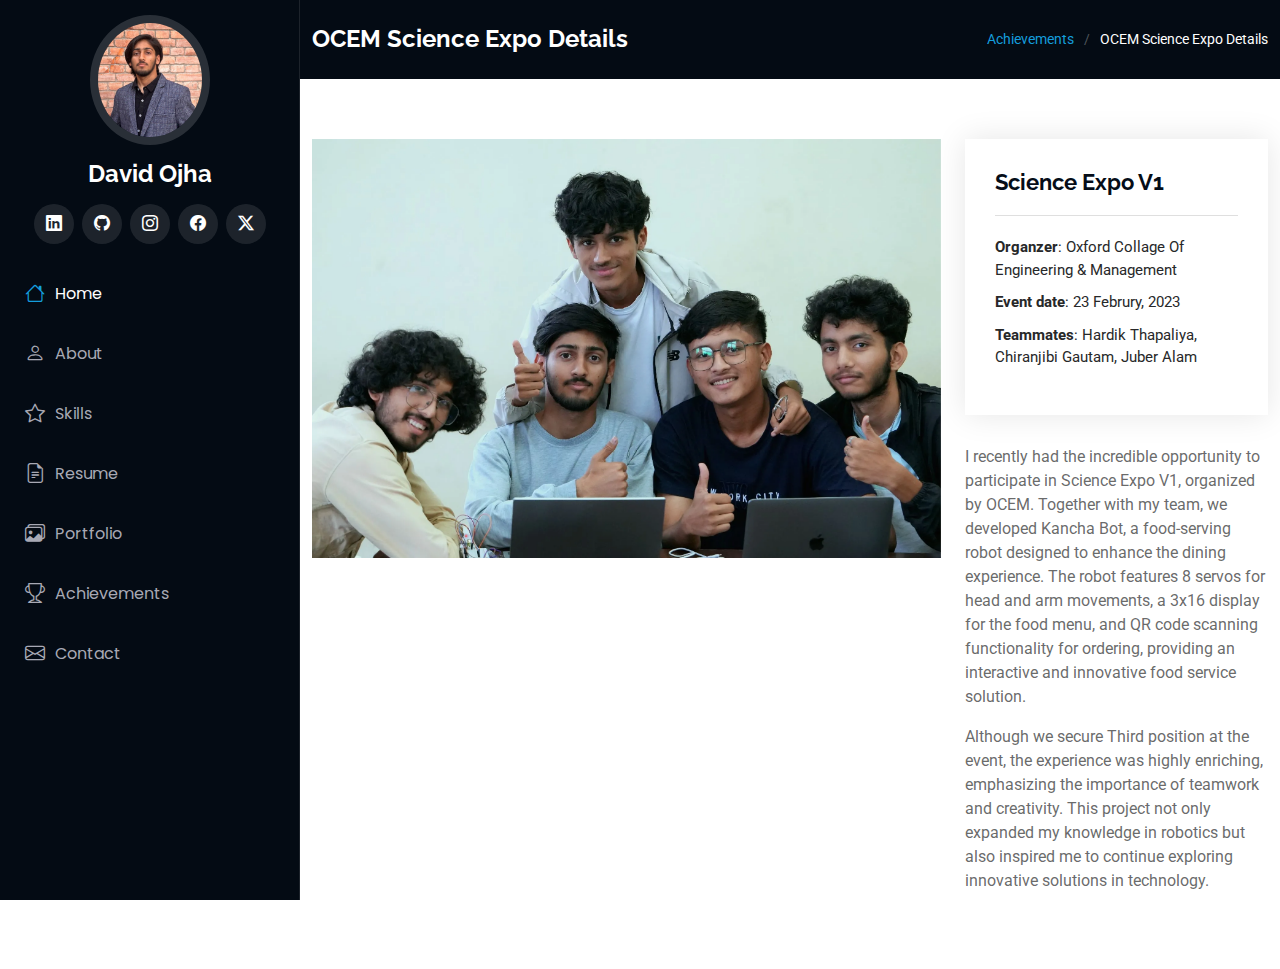
<file: achievement_1.html>
<!DOCTYPE html>
<html lang="en">

<head>
  <meta charset="utf-8">
  <meta content="width=device-width, initial-scale=1.0" name="viewport">
  <title>rakshakbotdetails</title>
  <meta content="" name="description">
  <meta content="" name="keywords">

  <!-- Favicons -->
  <link href="assets/img/favicon.png" rel="icon">
  <link href="assets/img/apple-touch-icon.png" rel="apple-touch-icon">

  <!-- Fonts -->
  <link href="https://fonts.googleapis.com" rel="preconnect">
  <link href="https://fonts.gstatic.com" rel="preconnect" crossorigin>
  <link href="https://fonts.googleapis.com/css2?family=Roboto:ital,wght@0,100;0,300;0,400;0,500;0,700;0,900;1,100;1,300;1,400;1,500;1,700;1,900&family=Poppins:ital,wght@0,100;0,200;0,300;0,400;0,500;0,600;0,700;0,800;0,900;1,100;1,200;1,300;1,400;1,500;1,600;1,700;1,800;1,900&family=Raleway:ital,wght@0,100;0,200;0,300;0,400;0,500;0,600;0,700;0,800;0,900;1,100;1,200;1,300;1,400;1,500;1,600;1,700;1,800;1,900&display=swap" rel="stylesheet">

  <!-- Vendor CSS Files -->
  <link href="assets/vendor/bootstrap/css/bootstrap.min.css" rel="stylesheet">
  <link href="assets/vendor/bootstrap-icons/bootstrap-icons.css" rel="stylesheet">
  <link href="assets/vendor/aos/aos.css" rel="stylesheet">
  <link href="assets/vendor/glightbox/css/glightbox.min.css" rel="stylesheet">
  <link href="assets/vendor/swiper/swiper-bundle.min.css" rel="stylesheet">

  <!-- Main CSS File -->
  <link href="assets/css/main.css" rel="stylesheet">
</head>

<body class="portfolio-details-page">

  <header id="header" class="header dark-background d-flex flex-column">
    <i class="header-toggle d-xl-none bi bi-list"></i>

    <div class="profile-img">
      <img src="assets/img/my-profile-img.jpg" alt="" class="img-fluid rounded-circle">
    </div>

    <a href="index.html" class="logo d-flex align-items-center justify-content-center">
      <!-- Uncomment the line below if you also wish to use an image logo -->
      <!-- <img src="assets/img/logo.png" alt=""> -->
      <h1 class="sitename">David Ojha</h1>
    </a>

    <div class="social-links text-center">
      <a href="https://www.linkedin.com/in/davidojha" class="linkedin"><i class="bi bi-linkedin"></i></a>
      <a href="https://github.com/davidojha" class="github"><i class="bi bi-github"></i></a>
      <a href="https://www.instagram.com/_david.ojha_" class="instagram"><i class="bi bi-instagram"></i></a>
      <a href="https://www.facebook.com/profile.php?id=100080693113505" class="facebook"><i class="bi bi-facebook"></i></a>
      <a href="https://x.com/davidojha_05" class="twitter"><i class="bi bi-twitter-x"></i></a>
    </div>

    <nav id="navmenu" class="navmenu">
      <ul>
        <li><a href="index.html#hero" class="active"><i class="bi bi-house navicon"></i>Home</a></li>
        <li><a href="index.html#about"><i class="bi bi-person navicon"></i> About</a></li>
        <li><a href="index.html#skills"><i class="bi bi-star navicon"></i> Skills</a></li>
        <li><a href="index.html#resume"><i class="bi bi-file-earmark-text navicon"></i> Resume</a></li>
        <li><a href="index.html#portfolio"><i class="bi bi-images navicon"></i> Portfolio</a></li>
        <li><a href="index.html#Achievements"><i class="bi bi-trophy navicon"></i> Achievements</a></li>
        <li><a href="index.html#contact"><i class="bi bi-envelope navicon"></i> Contact</a></li>
      </ul>
    </nav>

  </header>

  <main class="main">

    <!-- Page Title -->
    <div class="page-title dark-background">
      <div class="container d-lg-flex justify-content-between align-items-center">
        <h1 class="mb-2 mb-lg-0">OCEM Science Expo Details</h1>
        <nav class="breadcrumbs">
          <ol>
            <li><a href="index.html#Achievements">Achievements</a></li>
            <li class="current">OCEM Science Expo Details</li>
          </ol>
        </nav>
      </div>
    </div><!-- End Page Title -->

    <!-- Portfolio Details Section -->
    <section id="portfolio-details" class="portfolio-details section">

      <div class="container" data-aos="fade-up" data-aos-delay="100">

        <div class="row gy-4">

          <div class="col-lg-8">
            <div class="portfolio-details-slider swiper init-swiper">

              <script type="application/json" class="swiper-config">
                {
                  "loop": true,
                  "speed": 600,
                  "autoplay": {
                    "delay": 5000
                  },
                  "slidesPerView": "auto",
                  "pagination": {
                    "el": ".swiper-pagination",
                    "type": "bullets",
                    "clickable": true
                  }
                }
              </script>

              <div class="swiper-wrapper align-items-center">

                <div class="swiper-slide">
                  <img src="achivementimg/iotworkshop.jpg" alt="">
                </div>
                
              </div>
              <div class="swiper-pagination"></div>
            </div>
          </div>

          <div class="col-lg-4">
            <div class="portfolio-info" data-aos="fade-up" data-aos-delay="200">
              <h3>Science Expo V1</h3>
              <ul>
                <li><strong>Organzer</strong>: Oxford Collage Of Engineering & Management</li>
                <li><strong>Event date</strong>: 23 Februry, 2023</li>
                <li><strong>Teammates</strong>: Hardik Thapaliya, Chiranjibi Gautam, Juber Alam</li>
              </ul>
            </div>
            <div class="portfolio-description" data-aos="fade-up" data-aos-delay="300">
              <p>I recently had the incredible opportunity to participate in Science Expo V1, organized by OCEM. Together with my team, we developed Kancha Bot, a food-serving robot designed to enhance the dining experience. The robot features 8 servos for head and arm movements, a 3x16 display for the food menu, and QR code scanning functionality for ordering, providing an interactive and innovative food service solution.
              </p>
              <p>Although we secure Third position at the event, the experience was highly enriching, emphasizing the importance of teamwork and creativity. This project not only expanded my knowledge in robotics but also inspired me to continue exploring innovative solutions in technology.</p>
            </div>
          </div>

        </div>

      </div>

    </section><!-- /Portfolio Details Section -->

  </main>


  <!-- Scroll Top -->
  <a href="#" id="scroll-top" class="scroll-top d-flex align-items-center justify-content-center"><i class="bi bi-arrow-up-short"></i></a>

  <!-- Preloader -->
  <div id="preloader"></div>
  <!-- Vendor JS Files -->
  <script src="assets/vendor/bootstrap/js/bootstrap.bundle.min.js"></script>
  <script src="assets/vendor/php-email-form/validate.js"></script>
  <script src="assets/vendor/aos/aos.js"></script>
  <script src="assets/vendor/typed.js/typed.umd.js"></script>
  <script src="assets/vendor/purecounter/purecounter_vanilla.js"></script>
  <script src="assets/vendor/waypoints/noframework.waypoints.js"></script>
  <script src="assets/vendor/glightbox/js/glightbox.min.js"></script>
  <script src="assets/vendor/imagesloaded/imagesloaded.pkgd.min.js"></script>
  <script src="assets/vendor/isotope-layout/isotope.pkgd.min.js"></script>
  <script src="assets/vendor/swiper/swiper-bundle.min.js"></script>

  <!-- Main JS File -->
  <script src="assets/js/main.js"></script>

</body>

</html>
</file>
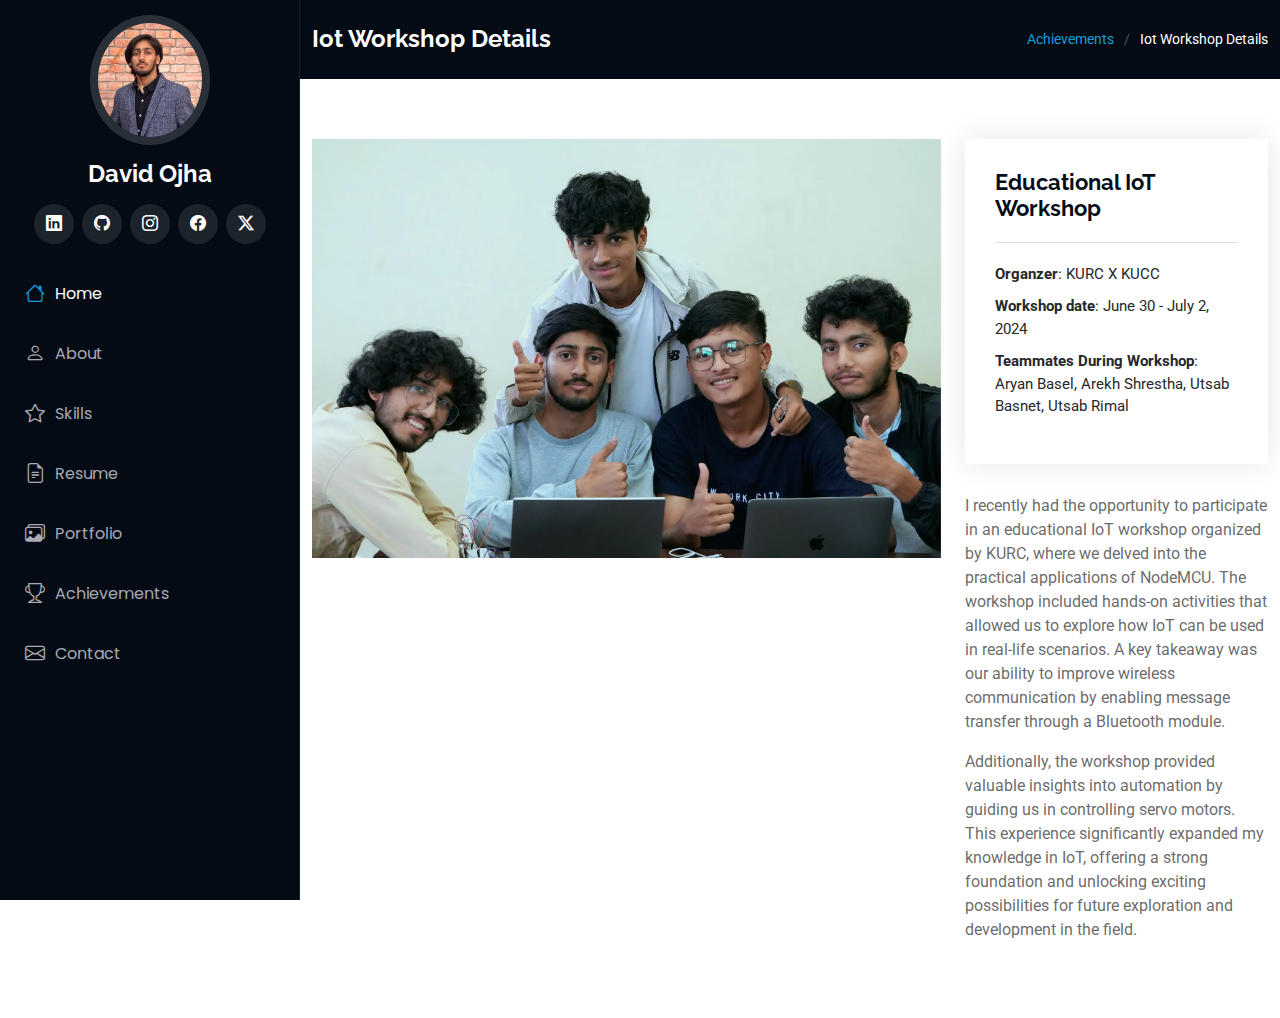
<file: achievement_2.html>
<!DOCTYPE html>
<html lang="en">

<head>
  <meta charset="utf-8">
  <meta content="width=device-width, initial-scale=1.0" name="viewport">
  <title>rakshakbotdetails</title>
  <meta content="" name="description">
  <meta content="" name="keywords">

  <!-- Favicons -->
  <link href="assets/img/favicon.png" rel="icon">
  <link href="assets/img/apple-touch-icon.png" rel="apple-touch-icon">

  <!-- Fonts -->
  <link href="https://fonts.googleapis.com" rel="preconnect">
  <link href="https://fonts.gstatic.com" rel="preconnect" crossorigin>
  <link href="https://fonts.googleapis.com/css2?family=Roboto:ital,wght@0,100;0,300;0,400;0,500;0,700;0,900;1,100;1,300;1,400;1,500;1,700;1,900&family=Poppins:ital,wght@0,100;0,200;0,300;0,400;0,500;0,600;0,700;0,800;0,900;1,100;1,200;1,300;1,400;1,500;1,600;1,700;1,800;1,900&family=Raleway:ital,wght@0,100;0,200;0,300;0,400;0,500;0,600;0,700;0,800;0,900;1,100;1,200;1,300;1,400;1,500;1,600;1,700;1,800;1,900&display=swap" rel="stylesheet">

  <!-- Vendor CSS Files -->
  <link href="assets/vendor/bootstrap/css/bootstrap.min.css" rel="stylesheet">
  <link href="assets/vendor/bootstrap-icons/bootstrap-icons.css" rel="stylesheet">
  <link href="assets/vendor/aos/aos.css" rel="stylesheet">
  <link href="assets/vendor/glightbox/css/glightbox.min.css" rel="stylesheet">
  <link href="assets/vendor/swiper/swiper-bundle.min.css" rel="stylesheet">

  <!-- Main CSS File -->
  <link href="assets/css/main.css" rel="stylesheet">
</head>

<body class="portfolio-details-page">

  <header id="header" class="header dark-background d-flex flex-column">
    <i class="header-toggle d-xl-none bi bi-list"></i>

    <div class="profile-img">
      <img src="assets/img/my-profile-img.jpg" alt="" class="img-fluid rounded-circle">
    </div>

    <a href="index.html" class="logo d-flex align-items-center justify-content-center">
      <!-- Uncomment the line below if you also wish to use an image logo -->
      <!-- <img src="assets/img/logo.png" alt=""> -->
      <h1 class="sitename">David Ojha</h1>
    </a>

    <div class="social-links text-center">
      <a href="https://www.linkedin.com/in/davidojha" class="linkedin"><i class="bi bi-linkedin"></i></a>
      <a href="https://github.com/davidojha" class="github"><i class="bi bi-github"></i></a>
      <a href="https://www.instagram.com/_david.ojha_" class="instagram"><i class="bi bi-instagram"></i></a>
      <a href="https://www.facebook.com/profile.php?id=100080693113505" class="facebook"><i class="bi bi-facebook"></i></a>
      <a href="https://x.com/davidojha_05" class="twitter"><i class="bi bi-twitter-x"></i></a>
    </div>

    <nav id="navmenu" class="navmenu">
      <ul>
        <li><a href="index.html#hero" class="active"><i class="bi bi-house navicon"></i>Home</a></li>
        <li><a href="index.html#about"><i class="bi bi-person navicon"></i> About</a></li>
        <li><a href="index.html#skills"><i class="bi bi-star navicon"></i> Skills</a></li>
        <li><a href="index.html#resume"><i class="bi bi-file-earmark-text navicon"></i> Resume</a></li>
        <li><a href="index.html#portfolio"><i class="bi bi-images navicon"></i> Portfolio</a></li>
        <li><a href="index.html#Achievements"><i class="bi bi-trophy navicon"></i> Achievements</a></li>
        <li><a href="index.html#contact"><i class="bi bi-envelope navicon"></i> Contact</a></li>
      </ul>
    </nav>

  </header>

  <main class="main">

    <!-- Page Title -->
    <div class="page-title dark-background">
      <div class="container d-lg-flex justify-content-between align-items-center">
        <h1 class="mb-2 mb-lg-0">Iot Workshop Details</h1>
        <nav class="breadcrumbs">
          <ol>
            <li><a href="index.html#Achievements">Achievements</a></li>
            <li class="current">Iot Workshop Details</li>
          </ol>
        </nav>
      </div>
    </div><!-- End Page Title -->

    <!-- Portfolio Details Section -->
    <section id="portfolio-details" class="portfolio-details section">

      <div class="container" data-aos="fade-up" data-aos-delay="100">

        <div class="row gy-4">

          <div class="col-lg-8">
            <div class="portfolio-details-slider swiper init-swiper">

              <script type="application/json" class="swiper-config">
                {
                  "loop": true,
                  "speed": 600,
                  "autoplay": {
                    "delay": 5000
                  },
                  "slidesPerView": "auto",
                  "pagination": {
                    "el": ".swiper-pagination",
                    "type": "bullets",
                    "clickable": true
                  }
                }
              </script>

              <div class="swiper-wrapper align-items-center">

                <div class="swiper-slide">
                  <img src="achivementimg/iotworkshop.jpg" alt="">
                </div>
                
              </div>
              <div class="swiper-pagination"></div>
            </div>
          </div>

          <div class="col-lg-4">
            <div class="portfolio-info" data-aos="fade-up" data-aos-delay="200">
              <h3>Educational IoT Workshop</h3>
              <ul>
                <li><strong>Organzer</strong>: KURC X KUCC</li>
                <li><strong>Workshop date</strong>: June 30 - July 2, 2024</li>
                <li><strong>Teammates During Workshop</strong>: Aryan Basel, Arekh Shrestha, Utsab Basnet, Utsab Rimal</li>
              </ul>
            </div>
            <div class="portfolio-description" data-aos="fade-up" data-aos-delay="300">
              <p>I recently had the opportunity to participate in an educational IoT workshop organized by KURC, where we delved into the practical applications of NodeMCU. The workshop included hands-on activities that allowed us to explore how IoT can be used in real-life scenarios. A key takeaway was our ability to improve wireless communication by enabling message transfer through a Bluetooth module.
              </p>
              <p>Additionally, the workshop provided valuable insights into automation by guiding us in controlling servo motors. This experience significantly expanded my knowledge in IoT, offering a strong foundation and unlocking exciting possibilities for future exploration and development in the field.</p>
            </div>
          </div>

        </div>

      </div>

    </section><!-- /Portfolio Details Section -->

  </main>


  <!-- Scroll Top -->
  <a href="#" id="scroll-top" class="scroll-top d-flex align-items-center justify-content-center"><i class="bi bi-arrow-up-short"></i></a>

  <!-- Preloader -->
  <div id="preloader"></div>
  <!-- Vendor JS Files -->
  <script src="assets/vendor/bootstrap/js/bootstrap.bundle.min.js"></script>
  <script src="assets/vendor/php-email-form/validate.js"></script>
  <script src="assets/vendor/aos/aos.js"></script>
  <script src="assets/vendor/typed.js/typed.umd.js"></script>
  <script src="assets/vendor/purecounter/purecounter_vanilla.js"></script>
  <script src="assets/vendor/waypoints/noframework.waypoints.js"></script>
  <script src="assets/vendor/glightbox/js/glightbox.min.js"></script>
  <script src="assets/vendor/imagesloaded/imagesloaded.pkgd.min.js"></script>
  <script src="assets/vendor/isotope-layout/isotope.pkgd.min.js"></script>
  <script src="assets/vendor/swiper/swiper-bundle.min.js"></script>

  <!-- Main JS File -->
  <script src="assets/js/main.js"></script>

</body>

</html>
</file>
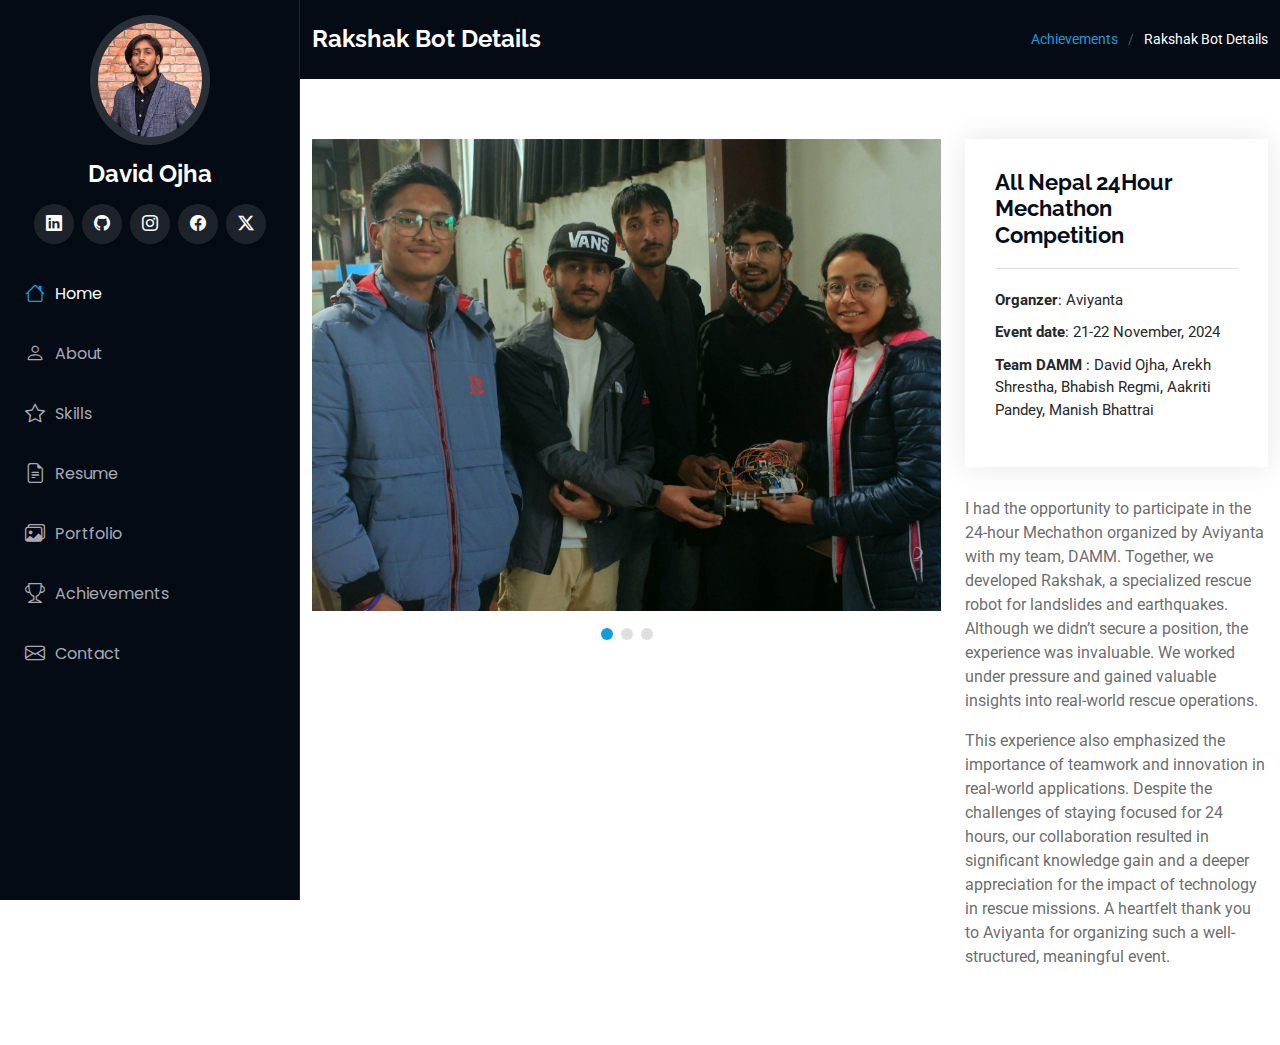
<file: achievement_3.html>
<!DOCTYPE html>
<html lang="en">

<head>
  <meta charset="utf-8">
  <meta content="width=device-width, initial-scale=1.0" name="viewport">
  <title>rakshakbotdetails</title>
  <meta content="" name="description">
  <meta content="" name="keywords">

  <!-- Favicons -->
  <link href="assets/img/favicon.png" rel="icon">
  <link href="assets/img/apple-touch-icon.png" rel="apple-touch-icon">

  <!-- Fonts -->
  <link href="https://fonts.googleapis.com" rel="preconnect">
  <link href="https://fonts.gstatic.com" rel="preconnect" crossorigin>
  <link href="https://fonts.googleapis.com/css2?family=Roboto:ital,wght@0,100;0,300;0,400;0,500;0,700;0,900;1,100;1,300;1,400;1,500;1,700;1,900&family=Poppins:ital,wght@0,100;0,200;0,300;0,400;0,500;0,600;0,700;0,800;0,900;1,100;1,200;1,300;1,400;1,500;1,600;1,700;1,800;1,900&family=Raleway:ital,wght@0,100;0,200;0,300;0,400;0,500;0,600;0,700;0,800;0,900;1,100;1,200;1,300;1,400;1,500;1,600;1,700;1,800;1,900&display=swap" rel="stylesheet">

  <!-- Vendor CSS Files -->
  <link href="assets/vendor/bootstrap/css/bootstrap.min.css" rel="stylesheet">
  <link href="assets/vendor/bootstrap-icons/bootstrap-icons.css" rel="stylesheet">
  <link href="assets/vendor/aos/aos.css" rel="stylesheet">
  <link href="assets/vendor/glightbox/css/glightbox.min.css" rel="stylesheet">
  <link href="assets/vendor/swiper/swiper-bundle.min.css" rel="stylesheet">

  <!-- Main CSS File -->
  <link href="assets/css/main.css" rel="stylesheet">
</head>

<body class="portfolio-details-page">

  <header id="header" class="header dark-background d-flex flex-column">
    <i class="header-toggle d-xl-none bi bi-list"></i>

    <div class="profile-img">
      <img src="assets/img/my-profile-img.jpg" alt="" class="img-fluid rounded-circle">
    </div>

    <a href="index.html" class="logo d-flex align-items-center justify-content-center">
      <!-- Uncomment the line below if you also wish to use an image logo -->
      <!-- <img src="assets/img/logo.png" alt=""> -->
      <h1 class="sitename">David Ojha</h1>
    </a>

    <div class="social-links text-center">
      <a href="https://www.linkedin.com/in/davidojha" class="linkedin"><i class="bi bi-linkedin"></i></a>
      <a href="https://github.com/davidojha" class="github"><i class="bi bi-github"></i></a>
      <a href="https://www.instagram.com/_david.ojha_" class="instagram"><i class="bi bi-instagram"></i></a>
      <a href="https://www.facebook.com/profile.php?id=100080693113505" class="facebook"><i class="bi bi-facebook"></i></a>
      <a href="https://x.com/davidojha_05" class="twitter"><i class="bi bi-twitter-x"></i></a>
    </div>

    <nav id="navmenu" class="navmenu">
      <ul>
        <li><a href="index.html#hero" class="active"><i class="bi bi-house navicon"></i>Home</a></li>
        <li><a href="index.html#about"><i class="bi bi-person navicon"></i> About</a></li>
        <li><a href="index.html#skills"><i class="bi bi-star navicon"></i> Skills</a></li>
        <li><a href="index.html#resume"><i class="bi bi-file-earmark-text navicon"></i> Resume</a></li>
        <li><a href="index.html#portfolio"><i class="bi bi-images navicon"></i> Portfolio</a></li>
        <li><a href="index.html#Achievements"><i class="bi bi-trophy navicon"></i> Achievements</a></li>
        <li><a href="index.html#contact"><i class="bi bi-envelope navicon"></i> Contact</a></li>
      </ul>
    </nav>

  </header>

  <main class="main">

    <!-- Page Title -->
    <div class="page-title dark-background">
      <div class="container d-lg-flex justify-content-between align-items-center">
        <h1 class="mb-2 mb-lg-0">Rakshak Bot Details</h1>
        <nav class="breadcrumbs">
          <ol>
            <li><a href="index.html#Achievements">Achievements</a></li>
            <li class="current">Rakshak Bot Details</li>
          </ol>
        </nav>
      </div>
    </div><!-- End Page Title -->

    <!-- Portfolio Details Section -->
    <section id="portfolio-details" class="portfolio-details section">

      <div class="container" data-aos="fade-up" data-aos-delay="100">

        <div class="row gy-4">

          <div class="col-lg-8">
            <div class="portfolio-details-slider swiper init-swiper">

              <script type="application/json" class="swiper-config">
                {
                  "loop": true,
                  "speed": 600,
                  "autoplay": {
                    "delay": 5000
                  },
                  "slidesPerView": "auto",
                  "pagination": {
                    "el": ".swiper-pagination",
                    "type": "bullets",
                    "clickable": true
                  }
                }
              </script>

              <div class="swiper-wrapper align-items-center">

                <div class="swiper-slide">
                  <img src="portfolio/portfolioaddphotos/rakshakteam.jpg" alt="">
                </div>

                <div class="swiper-slide">
                  <img src="portfolio/rakshak.jpg" alt="">
                </div>

                <div class="swiper-slide">
                  <img src="portfolio/portfolioaddphotos/certi.jpg" alt="">
                </div>
                
              </div>
              <div class="swiper-pagination"></div>
            </div>
          </div>

          <div class="col-lg-4">
            <div class="portfolio-info" data-aos="fade-up" data-aos-delay="200">
              <h3>All Nepal 24Hour Mechathon Competition</h3>
              <ul>
                <li><strong>Organzer</strong>: Aviyanta</li>
                <li><strong>Event date</strong>: 21-22 November, 2024</li>
                <li><strong>Team DAMM </strong>: David Ojha, Arekh Shrestha, Bhabish Regmi, Aakriti Pandey, Manish Bhattrai</li>
              </ul>
            </div>
            <div class="portfolio-description" data-aos="fade-up" data-aos-delay="300">
              <p>I had the opportunity to participate in the 24-hour Mechathon organized by Aviyanta with my team, DAMM. Together, we developed Rakshak, a specialized rescue robot for landslides and earthquakes. Although we didn’t secure a position, the experience was invaluable. We worked under pressure and gained valuable insights into real-world rescue operations.
              </p>
              <p>This experience also emphasized the importance of teamwork and innovation in real-world applications. Despite the challenges of staying focused for 24 hours, our collaboration resulted in significant knowledge gain and a deeper appreciation for the impact of technology in rescue missions. A heartfelt thank you to Aviyanta for organizing such a well-structured, meaningful event.</p>
            </div>
          </div>

        </div>

      </div>

    </section><!-- /Portfolio Details Section -->

  </main>


  <!-- Scroll Top -->
  <a href="#" id="scroll-top" class="scroll-top d-flex align-items-center justify-content-center"><i class="bi bi-arrow-up-short"></i></a>

  <!-- Preloader -->
  <div id="preloader"></div>
  <!-- Vendor JS Files -->
  <script src="assets/vendor/bootstrap/js/bootstrap.bundle.min.js"></script>
  <script src="assets/vendor/php-email-form/validate.js"></script>
  <script src="assets/vendor/aos/aos.js"></script>
  <script src="assets/vendor/typed.js/typed.umd.js"></script>
  <script src="assets/vendor/purecounter/purecounter_vanilla.js"></script>
  <script src="assets/vendor/waypoints/noframework.waypoints.js"></script>
  <script src="assets/vendor/glightbox/js/glightbox.min.js"></script>
  <script src="assets/vendor/imagesloaded/imagesloaded.pkgd.min.js"></script>
  <script src="assets/vendor/isotope-layout/isotope.pkgd.min.js"></script>
  <script src="assets/vendor/swiper/swiper-bundle.min.js"></script>

  <!-- Main JS File -->
  <script src="assets/js/main.js"></script>

</body>

</html>
</file>
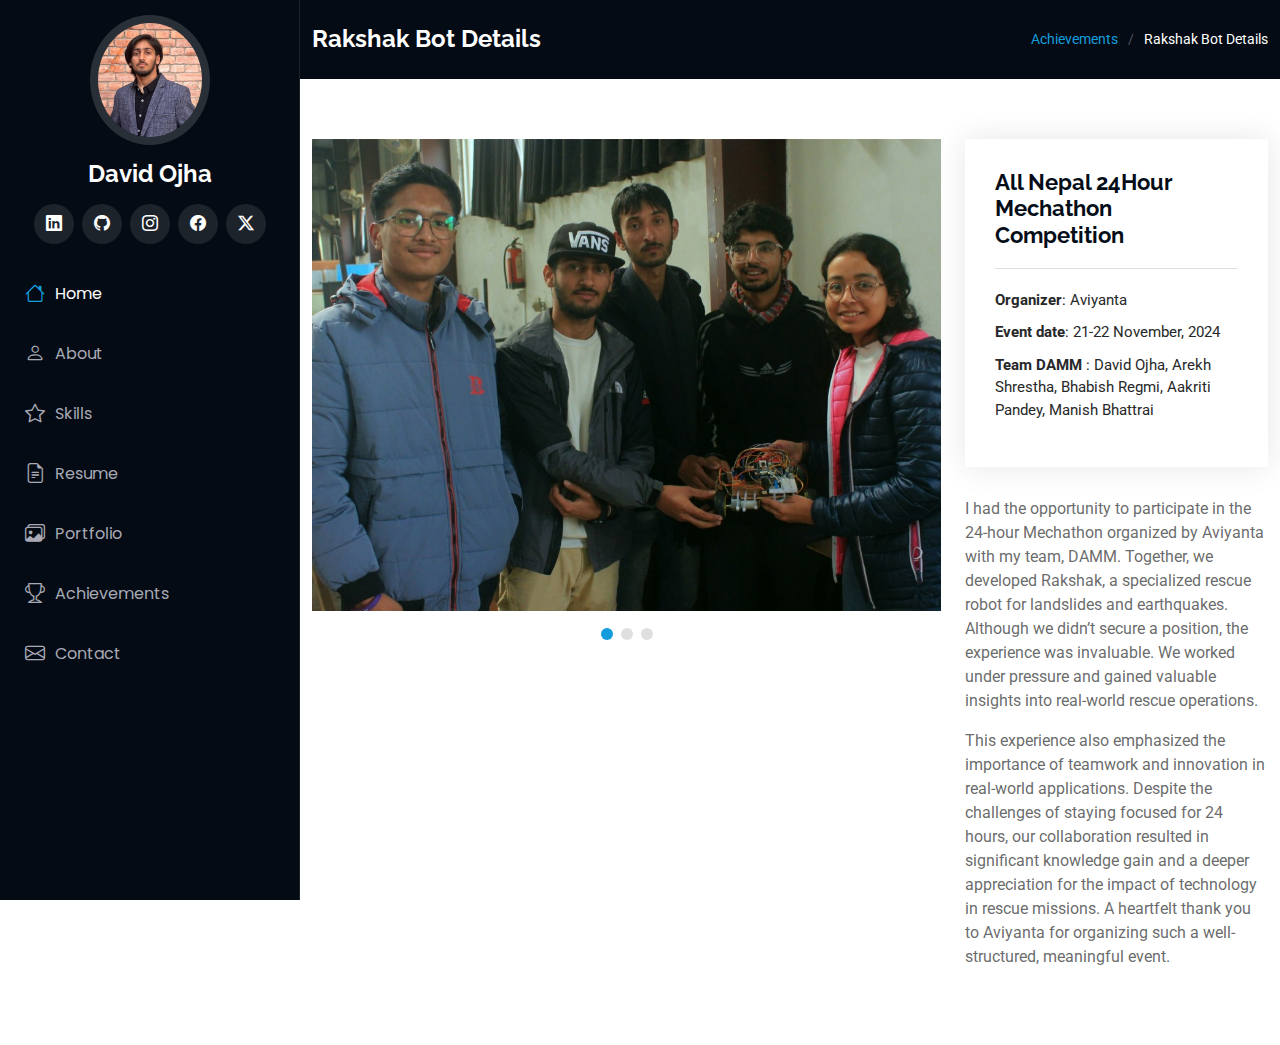
<file: achievement_4.html>
<!DOCTYPE html>
<html lang="en">

<head>
  <meta charset="utf-8">
  <meta content="width=device-width, initial-scale=1.0" name="viewport">
  <title>rakshakbotdetails</title>
  <meta content="" name="description">
  <meta content="" name="keywords">

  <!-- Favicons -->
  <link href="assets/img/favicon.png" rel="icon">
  <link href="assets/img/apple-touch-icon.png" rel="apple-touch-icon">

  <!-- Fonts -->
  <link href="https://fonts.googleapis.com" rel="preconnect">
  <link href="https://fonts.gstatic.com" rel="preconnect" crossorigin>
  <link href="https://fonts.googleapis.com/css2?family=Roboto:ital,wght@0,100;0,300;0,400;0,500;0,700;0,900;1,100;1,300;1,400;1,500;1,700;1,900&family=Poppins:ital,wght@0,100;0,200;0,300;0,400;0,500;0,600;0,700;0,800;0,900;1,100;1,200;1,300;1,400;1,500;1,600;1,700;1,800;1,900&family=Raleway:ital,wght@0,100;0,200;0,300;0,400;0,500;0,600;0,700;0,800;0,900;1,100;1,200;1,300;1,400;1,500;1,600;1,700;1,800;1,900&display=swap" rel="stylesheet">

  <!-- Vendor CSS Files -->
  <link href="assets/vendor/bootstrap/css/bootstrap.min.css" rel="stylesheet">
  <link href="assets/vendor/bootstrap-icons/bootstrap-icons.css" rel="stylesheet">
  <link href="assets/vendor/aos/aos.css" rel="stylesheet">
  <link href="assets/vendor/glightbox/css/glightbox.min.css" rel="stylesheet">
  <link href="assets/vendor/swiper/swiper-bundle.min.css" rel="stylesheet">

  <!-- Main CSS File -->
  <link href="assets/css/main.css" rel="stylesheet">
</head>

<body class="portfolio-details-page">

  <header id="header" class="header dark-background d-flex flex-column">
    <i class="header-toggle d-xl-none bi bi-list"></i>

    <div class="profile-img">
      <img src="assets/img/my-profile-img.jpg" alt="" class="img-fluid rounded-circle">
    </div>

    <a href="index.html" class="logo d-flex align-items-center justify-content-center">
      <!-- Uncomment the line below if you also wish to use an image logo -->
      <!-- <img src="assets/img/logo.png" alt=""> -->
      <h1 class="sitename">David Ojha</h1>
    </a>

    <div class="social-links text-center">
      <a href="https://www.linkedin.com/in/davidojha" class="linkedin"><i class="bi bi-linkedin"></i></a>
      <a href="https://github.com/davidojha" class="github"><i class="bi bi-github"></i></a>
      <a href="https://www.instagram.com/_david.ojha_" class="instagram"><i class="bi bi-instagram"></i></a>
      <a href="https://www.facebook.com/profile.php?id=100080693113505" class="facebook"><i class="bi bi-facebook"></i></a>
      <a href="https://x.com/davidojha_05" class="twitter"><i class="bi bi-twitter-x"></i></a>
    </div>

    <nav id="navmenu" class="navmenu">
      <ul>
        <li><a href="index.html#hero" class="active"><i class="bi bi-house navicon"></i>Home</a></li>
        <li><a href="index.html#about"><i class="bi bi-person navicon"></i> About</a></li>
        <li><a href="index.html#skills"><i class="bi bi-star navicon"></i> Skills</a></li>
        <li><a href="index.html#resume"><i class="bi bi-file-earmark-text navicon"></i> Resume</a></li>
        <li><a href="index.html#portfolio"><i class="bi bi-images navicon"></i> Portfolio</a></li>
        <li><a href="index.html#Achievements"><i class="bi bi-trophy navicon"></i> Achievements</a></li>
        <li><a href="index.html#contact"><i class="bi bi-envelope navicon"></i> Contact</a></li>
      </ul>
    </nav>

  </header>

  <main class="main">

    <!-- Page Title -->
    <div class="page-title dark-background">
      <div class="container d-lg-flex justify-content-between align-items-center">
        <h1 class="mb-2 mb-lg-0">Rakshak Bot Details</h1>
        <nav class="breadcrumbs">
          <ol>
            <li><a href="index.html#Achievements">Achievements</a></li>
            <li class="current">Rakshak Bot Details</li>
          </ol>
        </nav>
      </div>
    </div><!-- End Page Title -->

    <!-- Portfolio Details Section -->
    <section id="portfolio-details" class="portfolio-details section">

      <div class="container" data-aos="fade-up" data-aos-delay="100">

        <div class="row gy-4">

          <div class="col-lg-8">
            <div class="portfolio-details-slider swiper init-swiper">

              <script type="application/json" class="swiper-config">
                {
                  "loop": true,
                  "speed": 600,
                  "autoplay": {
                    "delay": 5000
                  },
                  "slidesPerView": "auto",
                  "pagination": {
                    "el": ".swiper-pagination",
                    "type": "bullets",
                    "clickable": true
                  }
                }
              </script>

              <div class="swiper-wrapper align-items-center">

                <div class="swiper-slide">
                  <img src="portfolio/portfolioaddphotos/rakshakteam.jpg" alt="">
                </div>

                <div class="swiper-slide">
                  <img src="portfolio/rakshak.jpg" alt="">
                </div>

                <div class="swiper-slide">
                  <img src="portfolio/portfolioaddphotos/certi.jpg" alt="">
                </div>
                
              </div>
              <div class="swiper-pagination"></div>
            </div>
          </div>

          <div class="col-lg-4">
            <div class="portfolio-info" data-aos="fade-up" data-aos-delay="200">
              <h3>All Nepal 24Hour Mechathon Competition</h3>
              <ul>
                <li><strong>Organizer</strong>: Aviyanta</li>
                <li><strong>Event date</strong>: 21-22 November, 2024</li>
                <li><strong>Team DAMM </strong>: David Ojha, Arekh Shrestha, Bhabish Regmi, Aakriti Pandey, Manish Bhattrai</li>
              </ul>
            </div>
            <div class="portfolio-description" data-aos="fade-up" data-aos-delay="300">
              <p>I had the opportunity to participate in the 24-hour Mechathon organized by Aviyanta with my team, DAMM. Together, we developed Rakshak, a specialized rescue robot for landslides and earthquakes. Although we didn’t secure a position, the experience was invaluable. We worked under pressure and gained valuable insights into real-world rescue operations.
              </p>
              <p>This experience also emphasized the importance of teamwork and innovation in real-world applications. Despite the challenges of staying focused for 24 hours, our collaboration resulted in significant knowledge gain and a deeper appreciation for the impact of technology in rescue missions. A heartfelt thank you to Aviyanta for organizing such a well-structured, meaningful event.</p>
            </div>
          </div>

        </div>

      </div>

    </section><!-- /Portfolio Details Section -->

  </main>


  <!-- Scroll Top -->
  <a href="#" id="scroll-top" class="scroll-top d-flex align-items-center justify-content-center"><i class="bi bi-arrow-up-short"></i></a>

  <!-- Preloader -->
  <div id="preloader"></div>
  <!-- Vendor JS Files -->
  <script src="assets/vendor/bootstrap/js/bootstrap.bundle.min.js"></script>
  <script src="assets/vendor/php-email-form/validate.js"></script>
  <script src="assets/vendor/aos/aos.js"></script>
  <script src="assets/vendor/typed.js/typed.umd.js"></script>
  <script src="assets/vendor/purecounter/purecounter_vanilla.js"></script>
  <script src="assets/vendor/waypoints/noframework.waypoints.js"></script>
  <script src="assets/vendor/glightbox/js/glightbox.min.js"></script>
  <script src="assets/vendor/imagesloaded/imagesloaded.pkgd.min.js"></script>
  <script src="assets/vendor/isotope-layout/isotope.pkgd.min.js"></script>
  <script src="assets/vendor/swiper/swiper-bundle.min.js"></script>

  <!-- Main JS File -->
  <script src="assets/js/main.js"></script>

</body>

</html>
</file>
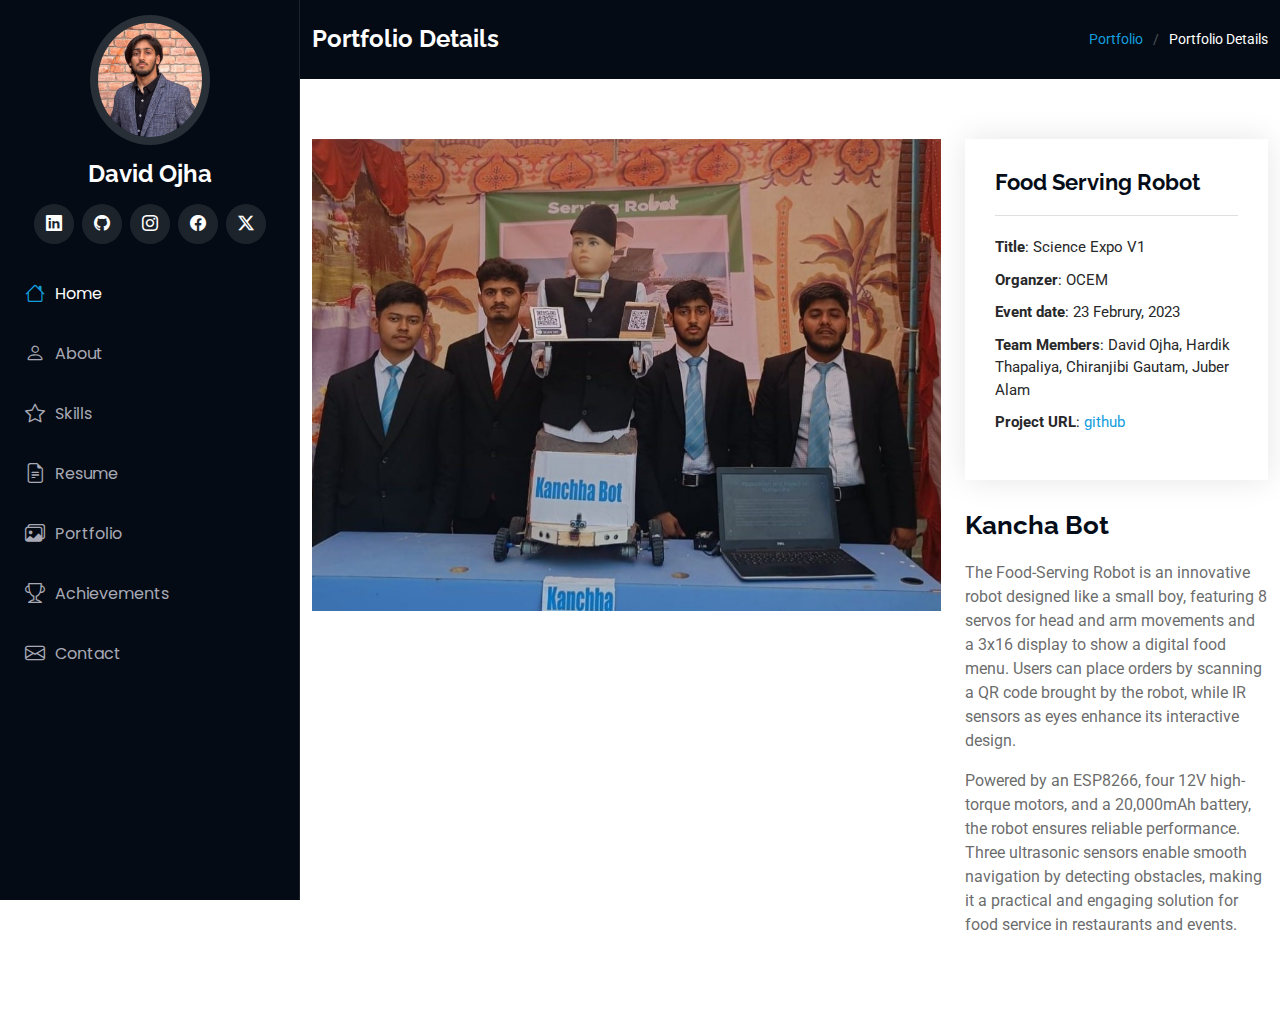
<file: Kanchabotdetails.html>
<!DOCTYPE html>
<html lang="en">

<head>
  <meta charset="utf-8">
  <meta content="width=device-width, initial-scale=1.0" name="viewport">
  <title>rakshakbotdetails</title>
  <meta content="" name="description">
  <meta content="" name="keywords">

  <!-- Favicons -->
  <link href="assets/img/favicon.png" rel="icon">
  <link href="assets/img/apple-touch-icon.png" rel="apple-touch-icon">

  <!-- Fonts -->
  <link href="https://fonts.googleapis.com" rel="preconnect">
  <link href="https://fonts.gstatic.com" rel="preconnect" crossorigin>
  <link href="https://fonts.googleapis.com/css2?family=Roboto:ital,wght@0,100;0,300;0,400;0,500;0,700;0,900;1,100;1,300;1,400;1,500;1,700;1,900&family=Poppins:ital,wght@0,100;0,200;0,300;0,400;0,500;0,600;0,700;0,800;0,900;1,100;1,200;1,300;1,400;1,500;1,600;1,700;1,800;1,900&family=Raleway:ital,wght@0,100;0,200;0,300;0,400;0,500;0,600;0,700;0,800;0,900;1,100;1,200;1,300;1,400;1,500;1,600;1,700;1,800;1,900&display=swap" rel="stylesheet">

  <!-- Vendor CSS Files -->
  <link href="assets/vendor/bootstrap/css/bootstrap.min.css" rel="stylesheet">
  <link href="assets/vendor/bootstrap-icons/bootstrap-icons.css" rel="stylesheet">
  <link href="assets/vendor/aos/aos.css" rel="stylesheet">
  <link href="assets/vendor/glightbox/css/glightbox.min.css" rel="stylesheet">
  <link href="assets/vendor/swiper/swiper-bundle.min.css" rel="stylesheet">

  <!-- Main CSS File -->
  <link href="assets/css/main.css" rel="stylesheet">
</head>

<body class="portfolio-details-page">

  <header id="header" class="header dark-background d-flex flex-column">
    <i class="header-toggle d-xl-none bi bi-list"></i>

    <div class="profile-img">
      <img src="assets/img/my-profile-img.jpg" alt="" class="img-fluid rounded-circle">
    </div>

    <a href="index.html" class="logo d-flex align-items-center justify-content-center">
      <!-- Uncomment the line below if you also wish to use an image logo -->
      <!-- <img src="assets/img/logo.png" alt=""> -->
      <h1 class="sitename">David Ojha</h1>
    </a>


    <div class="social-links text-center">
      <a href="https://www.linkedin.com/in/davidojha" class="linkedin"><i class="bi bi-linkedin"></i></a>
      <a href="https://github.com/davidojha" class="github"><i class="bi bi-github"></i></a>
      <a href="https://www.instagram.com/_david.ojha_" class="instagram"><i class="bi bi-instagram"></i></a>
      <a href="https://www.facebook.com/profile.php?id=100080693113505" class="facebook"><i class="bi bi-facebook"></i></a>
      <a href="https://x.com/davidojha_05" class="twitter"><i class="bi bi-twitter-x"></i></a>
    </div>


    <nav id="navmenu" class="navmenu">
      <ul>
        <li><a href="index.html#hero" class="active"><i class="bi bi-house navicon"></i>Home</a></li>
        <li><a href="index.html#about"><i class="bi bi-person navicon"></i> About</a></li>
        <li><a href="index.html#skills"><i class="bi bi-star navicon"></i> Skills</a></li>
        <li><a href="index.html#resume"><i class="bi bi-file-earmark-text navicon"></i> Resume</a></li>
        <li><a href="index.html#portfolio"><i class="bi bi-images navicon"></i> Portfolio</a></li>
        <li><a href="index.html#Achievements"><i class="bi bi-trophy navicon"></i> Achievements</a></li>
        <li><a href="index.html#contact"><i class="bi bi-envelope navicon"></i> Contact</a></li>
      </ul>
    </nav>

  </header>

  <main class="main">

    <!-- Page Title -->
    <div class="page-title dark-background">
      <div class="container d-lg-flex justify-content-between align-items-center">
        <h1 class="mb-2 mb-lg-0">Portfolio Details</h1>
        <nav class="breadcrumbs">
          <ol>
            <li><a href="index.html#portfolio.html">Portfolio</a></li>
            <li class="current">Portfolio Details</li>
          </ol>
        </nav>
      </div>
    </div><!-- End Page Title -->

    <!-- Portfolio Details Section -->
    <section id="portfolio-details" class="portfolio-details section">

      <div class="container" data-aos="fade-up" data-aos-delay="100">

        <div class="row gy-4">

          <div class="col-lg-8">
            <div class="portfolio-details-slider swiper init-swiper">

              <script type="application/json" class="swiper-config">
                {
                  "loop": true,
                  "speed": 600,
                  "autoplay": {
                    "delay": 5000
                  },
                  "slidesPerView": "auto",
                  "pagination": {
                    "el": ".swiper-pagination",
                    "type": "bullets",
                    "clickable": true
                  }
                }
              </script>

              <div class="swiper-wrapper align-items-center">

                <div class="swiper-slide">
                  <img src="portfolio/kancha.jpg" alt="">
                </div>

              </div>
              <div class="swiper-pagination"></div>
            </div>
          </div>

          <div class="col-lg-4">
            <div class="portfolio-info" data-aos="fade-up" data-aos-delay="200">
              <h3>Food Serving Robot</h3>
              <ul>
                <li><strong>Title</strong>: Science Expo V1</li>
                <li><strong>Organzer</strong>: OCEM</li>
                <li><strong>Event date</strong>: 23 Februry, 2023</li>
                <li><strong>Team Members</strong>: David Ojha, Hardik Thapaliya, Chiranjibi Gautam, Juber Alam</li>
                <li><strong>Project URL</strong>: <a href="https://github.com/davidojha">github</a></li>
              </ul>
            </div>
            <div class="portfolio-description" data-aos="fade-up" data-aos-delay="300">
              <h2>Kancha Bot</h2>
              <p>The Food-Serving Robot is an innovative robot designed like a small boy, featuring 8 servos for head and arm movements and a 3x16 display to show a digital food menu. Users can place orders by scanning a QR code brought by the robot, while IR sensors as eyes enhance its interactive design.
              </p>
              <p>Powered by an ESP8266, four 12V high-torque motors, and a 20,000mAh battery, the robot ensures reliable performance. Three ultrasonic sensors enable smooth navigation by detecting obstacles, making it a practical and engaging solution for food service in restaurants and events.</p>
            </div>
          </div>

        </div>

      </div>

    </section><!-- /Portfolio Details Section -->

  </main>


  <!-- Scroll Top -->
  <a href="#" id="scroll-top" class="scroll-top d-flex align-items-center justify-content-center"><i class="bi bi-arrow-up-short"></i></a>

  <!-- Preloader -->
  <div id="preloader"></div>
  <!-- Vendor JS Files -->
  <script src="assets/vendor/bootstrap/js/bootstrap.bundle.min.js"></script>
  <script src="assets/vendor/php-email-form/validate.js"></script>
  <script src="assets/vendor/aos/aos.js"></script>
  <script src="assets/vendor/typed.js/typed.umd.js"></script>
  <script src="assets/vendor/purecounter/purecounter_vanilla.js"></script>
  <script src="assets/vendor/waypoints/noframework.waypoints.js"></script>
  <script src="assets/vendor/glightbox/js/glightbox.min.js"></script>
  <script src="assets/vendor/imagesloaded/imagesloaded.pkgd.min.js"></script>
  <script src="assets/vendor/isotope-layout/isotope.pkgd.min.js"></script>
  <script src="assets/vendor/swiper/swiper-bundle.min.js"></script>

  <!-- Main JS File -->
  <script src="assets/js/main.js"></script>

</body>

</html>
</file>
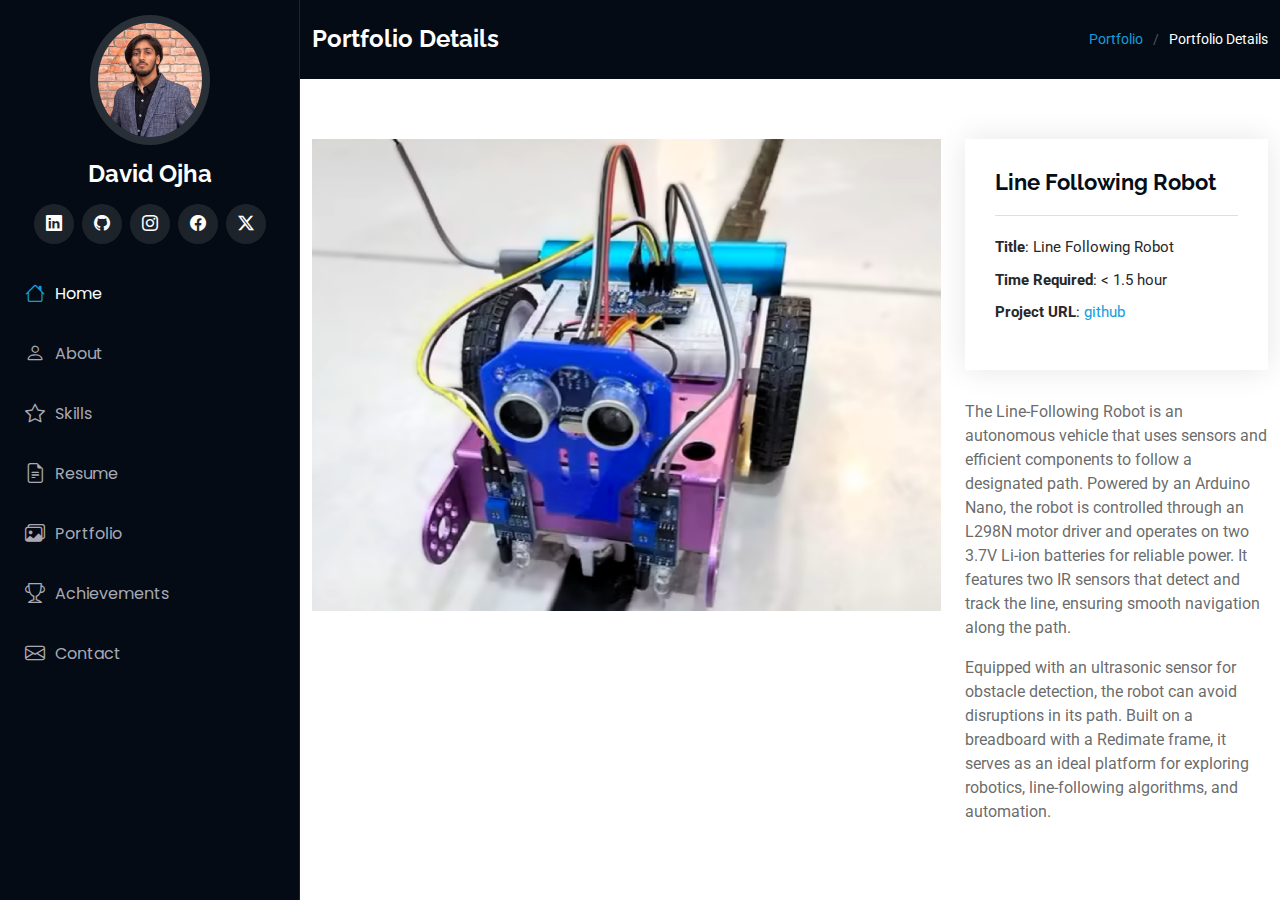
<file: linefollowerdetails.html>
<!DOCTYPE html>
<html lang="en">

<head>
  <meta charset="utf-8">
  <meta content="width=device-width, initial-scale=1.0" name="viewport">
  <title>rakshakbotdetails</title>
  <meta content="" name="description">
  <meta content="" name="keywords">

  <!-- Favicons -->
  <link href="assets/img/favicon.png" rel="icon">
  <link href="assets/img/apple-touch-icon.png" rel="apple-touch-icon">

  <!-- Fonts -->
  <link href="https://fonts.googleapis.com" rel="preconnect">
  <link href="https://fonts.gstatic.com" rel="preconnect" crossorigin>
  <link href="https://fonts.googleapis.com/css2?family=Roboto:ital,wght@0,100;0,300;0,400;0,500;0,700;0,900;1,100;1,300;1,400;1,500;1,700;1,900&family=Poppins:ital,wght@0,100;0,200;0,300;0,400;0,500;0,600;0,700;0,800;0,900;1,100;1,200;1,300;1,400;1,500;1,600;1,700;1,800;1,900&family=Raleway:ital,wght@0,100;0,200;0,300;0,400;0,500;0,600;0,700;0,800;0,900;1,100;1,200;1,300;1,400;1,500;1,600;1,700;1,800;1,900&display=swap" rel="stylesheet">

  <!-- Vendor CSS Files -->
  <link href="assets/vendor/bootstrap/css/bootstrap.min.css" rel="stylesheet">
  <link href="assets/vendor/bootstrap-icons/bootstrap-icons.css" rel="stylesheet">
  <link href="assets/vendor/aos/aos.css" rel="stylesheet">
  <link href="assets/vendor/glightbox/css/glightbox.min.css" rel="stylesheet">
  <link href="assets/vendor/swiper/swiper-bundle.min.css" rel="stylesheet">

  <!-- Main CSS File -->
  <link href="assets/css/main.css" rel="stylesheet">
</head>

<body class="portfolio-details-page">

  <header id="header" class="header dark-background d-flex flex-column">
    <i class="header-toggle d-xl-none bi bi-list"></i>

    <div class="profile-img">
      <img src="assets/img/my-profile-img.jpg" alt="" class="img-fluid rounded-circle">
    </div>

    <a href="index.html" class="logo d-flex align-items-center justify-content-center">
      <!-- Uncomment the line below if you also wish to use an image logo -->
      <!-- <img src="assets/img/logo.png" alt=""> -->
      <h1 class="sitename">David Ojha</h1>
    </a>

    <div class="social-links text-center">
      <a href="https://www.linkedin.com/in/davidojha" class="linkedin"><i class="bi bi-linkedin"></i></a>
      <a href="https://github.com/davidojha" class="github"><i class="bi bi-github"></i></a>
      <a href="https://www.instagram.com/_david.ojha_" class="instagram"><i class="bi bi-instagram"></i></a>
      <a href="https://www.facebook.com/profile.php?id=100080693113505" class="facebook"><i class="bi bi-facebook"></i></a>
      <a href="https://x.com/davidojha_05" class="twitter"><i class="bi bi-twitter-x"></i></a>
    </div>

    <nav id="navmenu" class="navmenu">
      <ul>
        <li><a href="index.html#hero" class="active"><i class="bi bi-house navicon"></i>Home</a></li>
        <li><a href="index.html#about"><i class="bi bi-person navicon"></i> About</a></li>
        <li><a href="index.html#skills"><i class="bi bi-star navicon"></i> Skills</a></li>
        <li><a href="index.html#resume"><i class="bi bi-file-earmark-text navicon"></i> Resume</a></li>
        <li><a href="index.html#portfolio"><i class="bi bi-images navicon"></i> Portfolio</a></li>
        <li><a href="index.html#Achievements"><i class="bi bi-trophy navicon"></i> Achievements</a></li>
        <li><a href="index.html#contact"><i class="bi bi-envelope navicon"></i> Contact</a></li>
      </ul>
    </nav>

  </header>

  <main class="main">

    <!-- Page Title -->
    <div class="page-title dark-background">
      <div class="container d-lg-flex justify-content-between align-items-center">
        <h1 class="mb-2 mb-lg-0">Portfolio Details</h1>
        <nav class="breadcrumbs">
          <ol>
            <li><a href="index.html#portfolio.html">Portfolio</a></li>
            <li class="current">Portfolio Details</li>
          </ol>
        </nav>
      </div>
    </div><!-- End Page Title -->

    <!-- Portfolio Details Section -->
    <section id="portfolio-details" class="portfolio-details section">

      <div class="container" data-aos="fade-up" data-aos-delay="100">

        <div class="row gy-4">

          <div class="col-lg-8">
            <div class="portfolio-details-slider swiper init-swiper">

              <script type="application/json" class="swiper-config">
                {
                  "loop": true,
                  "speed": 600,
                  "autoplay": {
                    "delay": 5000
                  },
                  "slidesPerView": "auto",
                  "pagination": {
                    "el": ".swiper-pagination",
                    "type": "bullets",
                    "clickable": true
                  }
                }
              </script>

              <div class="swiper-wrapper align-items-center">

                <div class="swiper-slide">
                  <img src="portfolio/linefollower.png" alt="">
                </div>

              </div>
              <div class="swiper-pagination"></div>
            </div>
          </div>

          <div class="col-lg-4">
            <div class="portfolio-info" data-aos="fade-up" data-aos-delay="200">
              <h3>Line Following Robot</h3>
              <ul>
                <li><strong>Title</strong>: Line Following Robot</li>
                <li><strong>Time Required</strong>: < 1.5 hour </li>
                <li><strong>Project URL</strong>: <a href="https://github.com/davidojha">github</a></li>
              </ul>
            </div>
            <div class="portfolio-description" data-aos="fade-up" data-aos-delay="300">
              <p>The Line-Following Robot is an autonomous vehicle that uses sensors and efficient components to follow a designated path. Powered by an Arduino Nano, the robot is controlled through an L298N motor driver and operates on two 3.7V Li-ion batteries for reliable power. It features two IR sensors that detect and track the line, ensuring smooth navigation along the path.</p>
              <p>Equipped with an ultrasonic sensor for obstacle detection, the robot can avoid disruptions in its path. Built on a breadboard with a Redimate frame, it serves as an ideal platform for exploring robotics, line-following algorithms, and automation.</p>
            </div>
          </div>

        </div>

      </div>

    </section><!-- /Portfolio Details Section -->

  </main>


  <!-- Scroll Top -->
  <a href="#" id="scroll-top" class="scroll-top d-flex align-items-center justify-content-center"><i class="bi bi-arrow-up-short"></i></a>

  <!-- Preloader -->
  <div id="preloader"></div>
  <!-- Vendor JS Files -->
  <script src="assets/vendor/bootstrap/js/bootstrap.bundle.min.js"></script>
  <script src="assets/vendor/php-email-form/validate.js"></script>
  <script src="assets/vendor/aos/aos.js"></script>
  <script src="assets/vendor/typed.js/typed.umd.js"></script>
  <script src="assets/vendor/purecounter/purecounter_vanilla.js"></script>
  <script src="assets/vendor/waypoints/noframework.waypoints.js"></script>
  <script src="assets/vendor/glightbox/js/glightbox.min.js"></script>
  <script src="assets/vendor/imagesloaded/imagesloaded.pkgd.min.js"></script>
  <script src="assets/vendor/isotope-layout/isotope.pkgd.min.js"></script>
  <script src="assets/vendor/swiper/swiper-bundle.min.js"></script>

  <!-- Main JS File -->
  <script src="assets/js/main.js"></script>

</body>

</html>
</file>
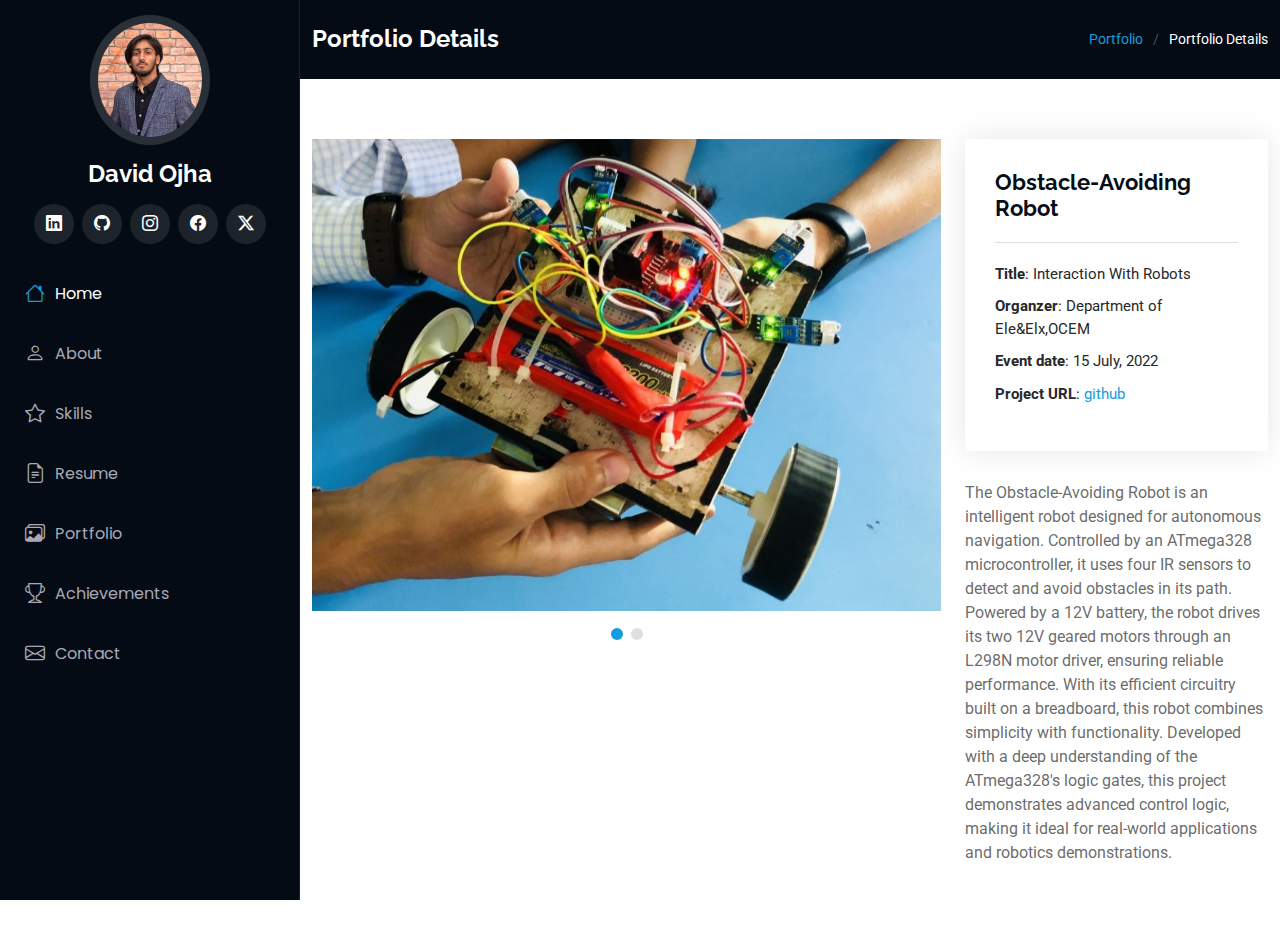
<file: objectavoidingrobotdetails.html>
<!DOCTYPE html>
<html lang="en">

<head>
  <meta charset="utf-8">
  <meta content="width=device-width, initial-scale=1.0" name="viewport">
  <title>rakshakbotdetails</title>
  <meta content="" name="description">
  <meta content="" name="keywords">

  <!-- Favicons -->
  <link href="assets/img/favicon.png" rel="icon">
  <link href="assets/img/apple-touch-icon.png" rel="apple-touch-icon">

  <!-- Fonts -->
  <link href="https://fonts.googleapis.com" rel="preconnect">
  <link href="https://fonts.gstatic.com" rel="preconnect" crossorigin>
  <link href="https://fonts.googleapis.com/css2?family=Roboto:ital,wght@0,100;0,300;0,400;0,500;0,700;0,900;1,100;1,300;1,400;1,500;1,700;1,900&family=Poppins:ital,wght@0,100;0,200;0,300;0,400;0,500;0,600;0,700;0,800;0,900;1,100;1,200;1,300;1,400;1,500;1,600;1,700;1,800;1,900&family=Raleway:ital,wght@0,100;0,200;0,300;0,400;0,500;0,600;0,700;0,800;0,900;1,100;1,200;1,300;1,400;1,500;1,600;1,700;1,800;1,900&display=swap" rel="stylesheet">

  <!-- Vendor CSS Files -->
  <link href="assets/vendor/bootstrap/css/bootstrap.min.css" rel="stylesheet">
  <link href="assets/vendor/bootstrap-icons/bootstrap-icons.css" rel="stylesheet">
  <link href="assets/vendor/aos/aos.css" rel="stylesheet">
  <link href="assets/vendor/glightbox/css/glightbox.min.css" rel="stylesheet">
  <link href="assets/vendor/swiper/swiper-bundle.min.css" rel="stylesheet">

  <!-- Main CSS File -->
  <link href="assets/css/main.css" rel="stylesheet">
</head>

<body class="portfolio-details-page">

  <header id="header" class="header dark-background d-flex flex-column">
    <i class="header-toggle d-xl-none bi bi-list"></i>

    <div class="profile-img">
      <img src="assets/img/my-profile-img.jpg" alt="" class="img-fluid rounded-circle">
    </div>

    <a href="index.html" class="logo d-flex align-items-center justify-content-center">
      <!-- Uncomment the line below if you also wish to use an image logo -->
      <!-- <img src="assets/img/logo.png" alt=""> -->
      <h1 class="sitename">David Ojha</h1>
    </a>

    <div class="social-links text-center">
        <a href="https://www.linkedin.com/in/davidojha" class="linkedin"><i class="bi bi-linkedin"></i></a>
        <a href="https://github.com/davidojha" class="github"><i class="bi bi-github"></i></a>
        <a href="https://www.instagram.com/_david.ojha_" class="instagram"><i class="bi bi-instagram"></i></a>
        <a href="https://www.facebook.com/profile.php?id=100080693113505" class="facebook"><i class="bi bi-facebook"></i></a>
        <a href="https://x.com/davidojha_05" class="twitter"><i class="bi bi-twitter-x"></i></a>
    </div>

    <nav id="navmenu" class="navmenu">
      <ul>
        <li><a href="index.html#hero" class="active"><i class="bi bi-house navicon"></i>Home</a></li>
        <li><a href="index.html#about"><i class="bi bi-person navicon"></i> About</a></li>
        <li><a href="index.html#skills"><i class="bi bi-star navicon"></i> Skills</a></li>
        <li><a href="index.html#resume"><i class="bi bi-file-earmark-text navicon"></i> Resume</a></li>
        <li><a href="index.html#portfolio"><i class="bi bi-images navicon"></i> Portfolio</a></li>
        <li><a href="index.html#Achievements"><i class="bi bi-trophy navicon"></i> Achievements</a></li>
        <li><a href="index.html#contact"><i class="bi bi-envelope navicon"></i> Contact</a></li>
      </ul>
    </nav>

  </header>

  <main class="main">

    <!-- Page Title -->
    <div class="page-title dark-background">
      <div class="container d-lg-flex justify-content-between align-items-center">
        <h1 class="mb-2 mb-lg-0">Portfolio Details</h1>
        <nav class="breadcrumbs">
          <ol>
            <li><a href="index.html#portfolio.html">Portfolio</a></li>
            <li class="current">Portfolio Details</li>
          </ol>
        </nav>
      </div>
    </div><!-- End Page Title -->

    <!-- Portfolio Details Section -->
    <section id="portfolio-details" class="portfolio-details section">

      <div class="container" data-aos="fade-up" data-aos-delay="100">

        <div class="row gy-4">

          <div class="col-lg-8">
            <div class="portfolio-details-slider swiper init-swiper">

              <script type="application/json" class="swiper-config">
                {
                  "loop": true,
                  "speed": 600,
                  "autoplay": {
                    "delay": 5000
                  },
                  "slidesPerView": "auto",
                  "pagination": {
                    "el": ".swiper-pagination",
                    "type": "bullets",
                    "clickable": true
                  }
                }
              </script>

              <div class="swiper-wrapper align-items-center">

                <div class="swiper-slide">
                  <img src="portfolio/avoider.jpg" alt="">
                </div>

                <div class="swiper-slide">
                  <img src="portfolio/portfolioaddphotos/avoiderteam.jpg" alt="">
                </div>

              </div>
              <div class="swiper-pagination"></div>
            </div>
          </div>

          <div class="col-lg-4">
            <div class="portfolio-info" data-aos="fade-up" data-aos-delay="200">
              <h3>Obstacle-Avoiding Robot</h3>
              <ul>
                <li><strong>Title</strong>: Interaction With Robots</li>
                <li><strong>Organzer</strong>: Department of Ele&Elx,OCEM</li>
                <li><strong>Event date</strong>: 15 July, 2022</li>
                <li><strong>Project URL</strong>: <a href="https://github.com/davidojha">github</a></li>
              </ul>
            </div>
            <div class="portfolio-description" data-aos="fade-up" data-aos-delay="300">
              <p>
                The Obstacle-Avoiding Robot is an intelligent robot designed for autonomous navigation. Controlled by an ATmega328 microcontroller, it uses four IR sensors to detect and avoid obstacles in its path. Powered by a 12V battery, the robot drives its two 12V geared motors through an L298N motor driver, ensuring reliable performance. With its efficient circuitry built on a breadboard, this robot combines simplicity with functionality. Developed with a deep understanding of the ATmega328's logic gates, this project demonstrates advanced control logic, making it ideal for real-world applications and robotics demonstrations.
              </p>
            </div>
          </div>

        </div>

      </div>

    </section><!-- /Portfolio Details Section -->

  </main>


  <!-- Scroll Top -->
  <a href="#" id="scroll-top" class="scroll-top d-flex align-items-center justify-content-center"><i class="bi bi-arrow-up-short"></i></a>

  <!-- Preloader -->
  <div id="preloader"></div>
  <!-- Vendor JS Files -->
  <script src="assets/vendor/bootstrap/js/bootstrap.bundle.min.js"></script>
  <script src="assets/vendor/php-email-form/validate.js"></script>
  <script src="assets/vendor/aos/aos.js"></script>
  <script src="assets/vendor/typed.js/typed.umd.js"></script>
  <script src="assets/vendor/purecounter/purecounter_vanilla.js"></script>
  <script src="assets/vendor/waypoints/noframework.waypoints.js"></script>
  <script src="assets/vendor/glightbox/js/glightbox.min.js"></script>
  <script src="assets/vendor/imagesloaded/imagesloaded.pkgd.min.js"></script>
  <script src="assets/vendor/isotope-layout/isotope.pkgd.min.js"></script>
  <script src="assets/vendor/swiper/swiper-bundle.min.js"></script>

  <!-- Main JS File -->
  <script src="assets/js/main.js"></script>

</body>

</html>
</file>
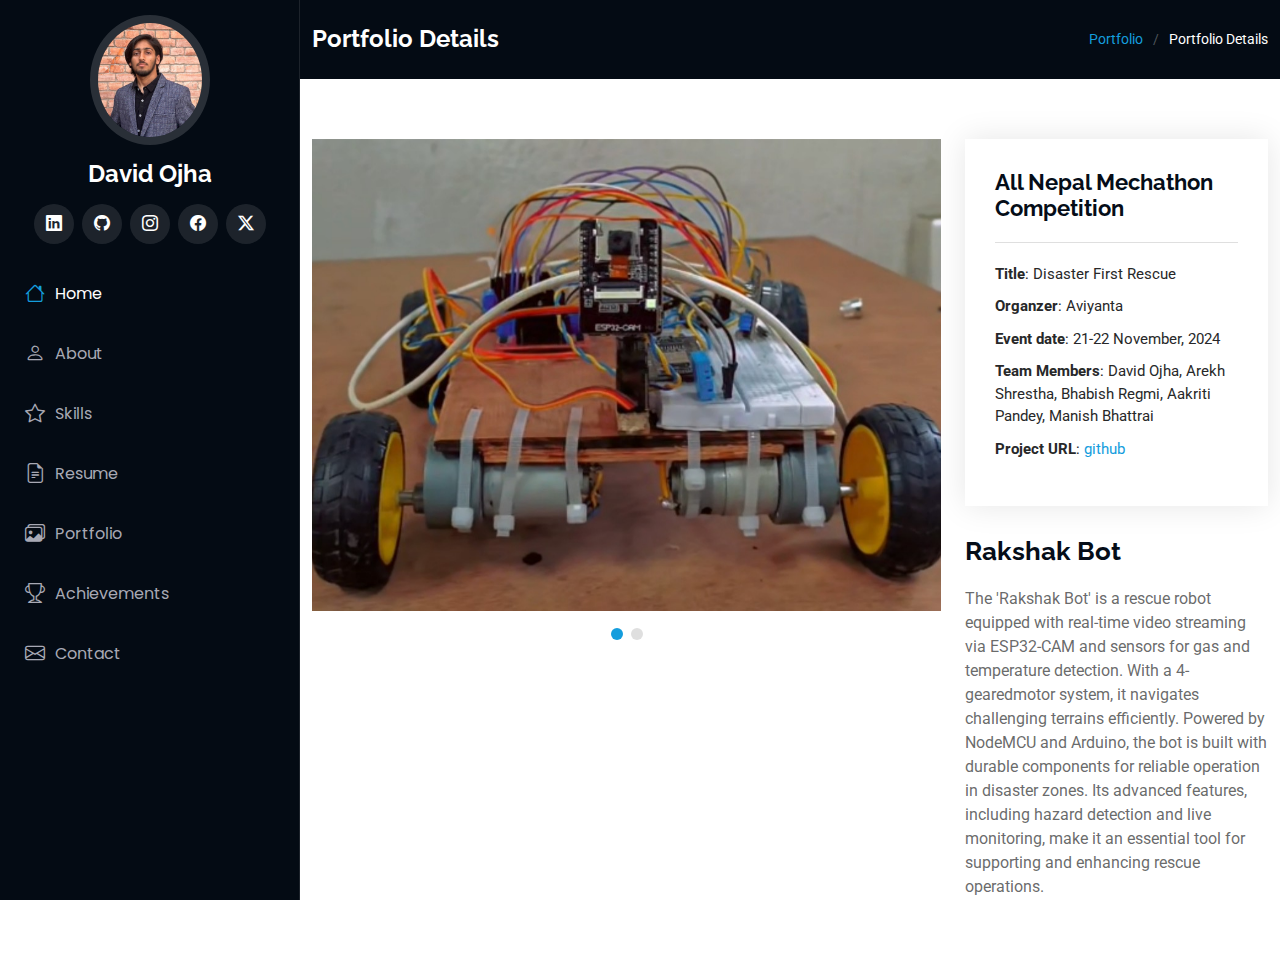
<file: rakshakbotdetails.html>
<!DOCTYPE html>
<html lang="en">

<head>
  <meta charset="utf-8">
  <meta content="width=device-width, initial-scale=1.0" name="viewport">
  <title>rakshakbotdetails</title>
  <meta content="" name="description">
  <meta content="" name="keywords">

  <!-- Favicons -->
  <link href="assets/img/favicon.png" rel="icon">
  <link href="assets/img/apple-touch-icon.png" rel="apple-touch-icon">

  <!-- Fonts -->
  <link href="https://fonts.googleapis.com" rel="preconnect">
  <link href="https://fonts.gstatic.com" rel="preconnect" crossorigin>
  <link href="https://fonts.googleapis.com/css2?family=Roboto:ital,wght@0,100;0,300;0,400;0,500;0,700;0,900;1,100;1,300;1,400;1,500;1,700;1,900&family=Poppins:ital,wght@0,100;0,200;0,300;0,400;0,500;0,600;0,700;0,800;0,900;1,100;1,200;1,300;1,400;1,500;1,600;1,700;1,800;1,900&family=Raleway:ital,wght@0,100;0,200;0,300;0,400;0,500;0,600;0,700;0,800;0,900;1,100;1,200;1,300;1,400;1,500;1,600;1,700;1,800;1,900&display=swap" rel="stylesheet">

  <!-- Vendor CSS Files -->
  <link href="assets/vendor/bootstrap/css/bootstrap.min.css" rel="stylesheet">
  <link href="assets/vendor/bootstrap-icons/bootstrap-icons.css" rel="stylesheet">
  <link href="assets/vendor/aos/aos.css" rel="stylesheet">
  <link href="assets/vendor/glightbox/css/glightbox.min.css" rel="stylesheet">
  <link href="assets/vendor/swiper/swiper-bundle.min.css" rel="stylesheet">

  <!-- Main CSS File -->
  <link href="assets/css/main.css" rel="stylesheet">
</head>

<body class="portfolio-details-page">

  <header id="header" class="header dark-background d-flex flex-column">
    <i class="header-toggle d-xl-none bi bi-list"></i>

    <div class="profile-img">
      <img src="assets/img/my-profile-img.jpg" alt="" class="img-fluid rounded-circle">
    </div>

    <a href="index.html" class="logo d-flex align-items-center justify-content-center">
      <!-- Uncomment the line below if you also wish to use an image logo -->
      <!-- <img src="assets/img/logo.png" alt=""> -->
      <h1 class="sitename">David Ojha</h1>
    </a>

    <div class="social-links text-center">
      <a href="https://www.linkedin.com/in/davidojha" class="linkedin"><i class="bi bi-linkedin"></i></a>
      <a href="https://github.com/davidojha" class="github"><i class="bi bi-github"></i></a>
      <a href="https://www.instagram.com/_david.ojha_" class="instagram"><i class="bi bi-instagram"></i></a>
      <a href="https://www.facebook.com/profile.php?id=100080693113505" class="facebook"><i class="bi bi-facebook"></i></a>
      <a href="https://x.com/davidojha_05" class="twitter"><i class="bi bi-twitter-x"></i></a>
    </div>

    <nav id="navmenu" class="navmenu">
      <ul>
        <li><a href="index.html#hero" class="active"><i class="bi bi-house navicon"></i>Home</a></li>
        <li><a href="index.html#about"><i class="bi bi-person navicon"></i> About</a></li>
        <li><a href="index.html#skills"><i class="bi bi-star navicon"></i> Skills</a></li>
        <li><a href="index.html#resume"><i class="bi bi-file-earmark-text navicon"></i> Resume</a></li>
        <li><a href="index.html#portfolio"><i class="bi bi-images navicon"></i> Portfolio</a></li>
        <li><a href="index.html#Achievements"><i class="bi bi-trophy navicon"></i> Achievements</a></li>
        <li><a href="index.html#contact"><i class="bi bi-envelope navicon"></i> Contact</a></li>
      </ul>
    </nav>

  </header>

  <main class="main">

    <!-- Page Title -->
    <div class="page-title dark-background">
      <div class="container d-lg-flex justify-content-between align-items-center">
        <h1 class="mb-2 mb-lg-0">Portfolio Details</h1>
        <nav class="breadcrumbs">
          <ol>
            <li><a href="index.html#portfolio">Portfolio</a></li>
            <li class="current">Portfolio Details</li>
          </ol>
        </nav>
      </div>
    </div><!-- End Page Title -->

    <!-- Portfolio Details Section -->
    <section id="portfolio-details" class="portfolio-details section">

      <div class="container" data-aos="fade-up" data-aos-delay="100">

        <div class="row gy-4">

          <div class="col-lg-8">
            <div class="portfolio-details-slider swiper init-swiper">

              <script type="application/json" class="swiper-config">
                {
                  "loop": true,
                  "speed": 600,
                  "autoplay": {
                    "delay": 5000
                  },
                  "slidesPerView": "auto",
                  "pagination": {
                    "el": ".swiper-pagination",
                    "type": "bullets",
                    "clickable": true
                  }
                }
              </script>

              <div class="swiper-wrapper align-items-center">

                <div class="swiper-slide">
                  <img src="portfolio/rakshak.jpg" alt="">
                </div>

                <div class="swiper-slide">
                  <img src="portfolio/portfolioaddphotos/rakshakteam.jpg" alt="">
                </div>

              </div>
              <div class="swiper-pagination"></div>
            </div>
          </div>

          <div class="col-lg-4">
            <div class="portfolio-info" data-aos="fade-up" data-aos-delay="200">
              <h3>All Nepal Mechathon Competition</h3>
              <ul>
                <li><strong>Title</strong>: Disaster First Rescue</li>
                <li><strong>Organzer</strong>: Aviyanta</li>
                <li><strong>Event date</strong>: 21-22 November, 2024</li>
                <li><strong>Team Members</strong>: David Ojha, Arekh Shrestha, Bhabish Regmi, Aakriti Pandey, Manish Bhattrai</li>
                <li><strong>Project URL</strong>: <a href="#">github</a></li>
              </ul>
            </div>
            <div class="portfolio-description" data-aos="fade-up" data-aos-delay="300">
              <h2>Rakshak Bot</h2>
              <p>The 'Rakshak Bot' is a rescue robot equipped with real-time video streaming via ESP32-CAM and sensors for gas and temperature detection. With a 4-gearedmotor system, it navigates challenging terrains efficiently. Powered by NodeMCU and Arduino, the bot is built with durable components for reliable operation in disaster zones. Its advanced features, including hazard detection and live monitoring, make it an essential tool for supporting and enhancing rescue operations.
              </p>
            </div>
          </div>

        </div>

      </div>

    </section><!-- /Portfolio Details Section -->

  </main>


  <!-- Scroll Top -->
  <a href="#" id="scroll-top" class="scroll-top d-flex align-items-center justify-content-center"><i class="bi bi-arrow-up-short"></i></a>

  <!-- Preloader -->
  <div id="preloader"></div>
  <!-- Vendor JS Files -->
  <script src="assets/vendor/bootstrap/js/bootstrap.bundle.min.js"></script>
  <script src="assets/vendor/php-email-form/validate.js"></script>
  <script src="assets/vendor/aos/aos.js"></script>
  <script src="assets/vendor/typed.js/typed.umd.js"></script>
  <script src="assets/vendor/purecounter/purecounter_vanilla.js"></script>
  <script src="assets/vendor/waypoints/noframework.waypoints.js"></script>
  <script src="assets/vendor/glightbox/js/glightbox.min.js"></script>
  <script src="assets/vendor/imagesloaded/imagesloaded.pkgd.min.js"></script>
  <script src="assets/vendor/isotope-layout/isotope.pkgd.min.js"></script>
  <script src="assets/vendor/swiper/swiper-bundle.min.js"></script>

  <!-- Main JS File -->
  <script src="assets/js/main.js"></script>

</body>

</html>
</file>
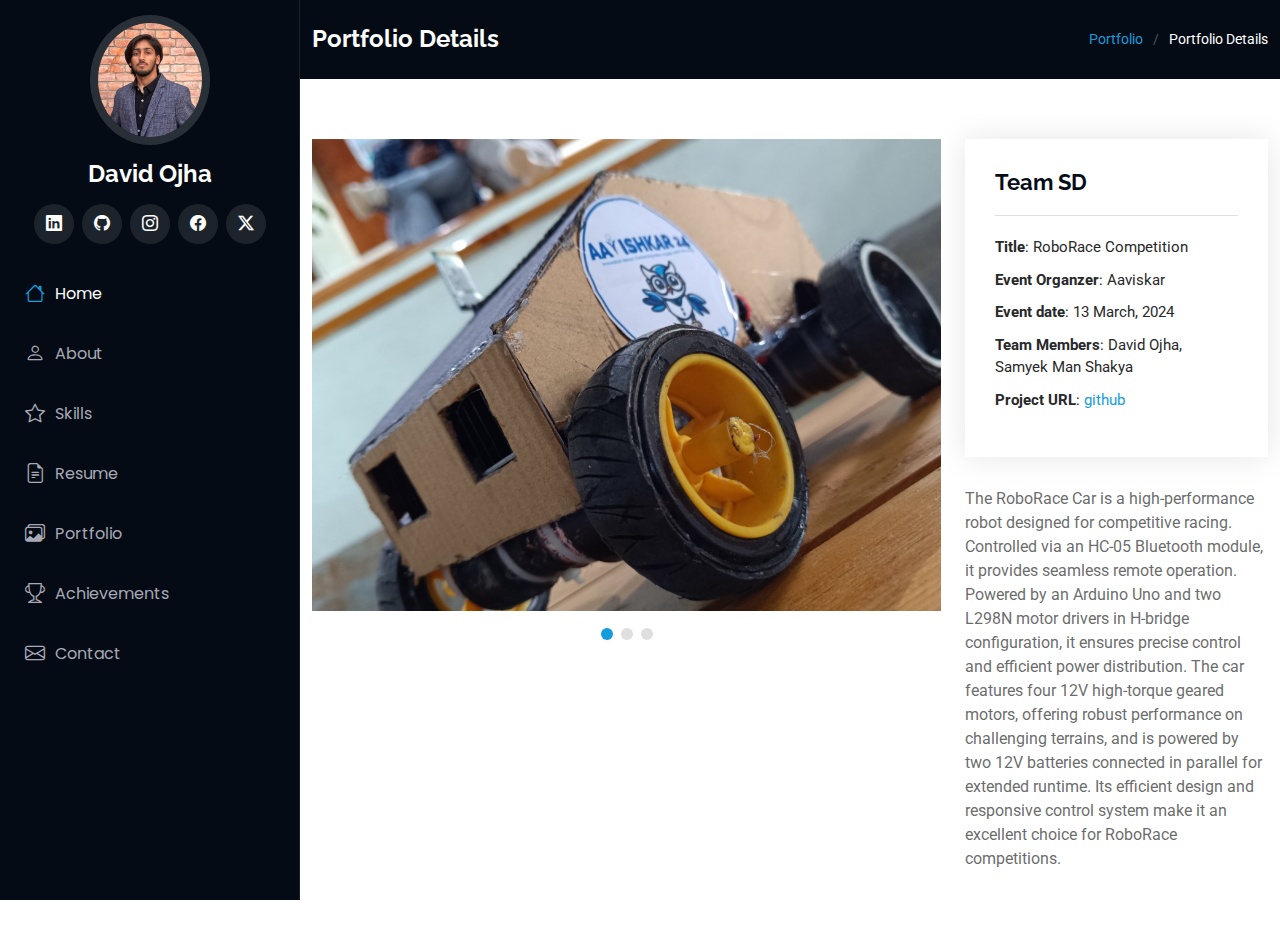
<file: Roboracecardetails.html>
<!DOCTYPE html>
<html lang="en">

<head>
  <meta charset="utf-8">
  <meta content="width=device-width, initial-scale=1.0" name="viewport">
  <title>rakshakbotdetails</title>
  <meta content="" name="description">
  <meta content="" name="keywords">

  <!-- Favicons -->
  <link href="assets/img/favicon.png" rel="icon">
  <link href="assets/img/apple-touch-icon.png" rel="apple-touch-icon">

  <!-- Fonts -->
  <link href="https://fonts.googleapis.com" rel="preconnect">
  <link href="https://fonts.gstatic.com" rel="preconnect" crossorigin>
  <link href="https://fonts.googleapis.com/css2?family=Roboto:ital,wght@0,100;0,300;0,400;0,500;0,700;0,900;1,100;1,300;1,400;1,500;1,700;1,900&family=Poppins:ital,wght@0,100;0,200;0,300;0,400;0,500;0,600;0,700;0,800;0,900;1,100;1,200;1,300;1,400;1,500;1,600;1,700;1,800;1,900&family=Raleway:ital,wght@0,100;0,200;0,300;0,400;0,500;0,600;0,700;0,800;0,900;1,100;1,200;1,300;1,400;1,500;1,600;1,700;1,800;1,900&display=swap" rel="stylesheet">

  <!-- Vendor CSS Files -->
  <link href="assets/vendor/bootstrap/css/bootstrap.min.css" rel="stylesheet">
  <link href="assets/vendor/bootstrap-icons/bootstrap-icons.css" rel="stylesheet">
  <link href="assets/vendor/aos/aos.css" rel="stylesheet">
  <link href="assets/vendor/glightbox/css/glightbox.min.css" rel="stylesheet">
  <link href="assets/vendor/swiper/swiper-bundle.min.css" rel="stylesheet">

  <!-- Main CSS File -->
  <link href="assets/css/main.css" rel="stylesheet">
</head>

<body class="portfolio-details-page">

  <header id="header" class="header dark-background d-flex flex-column">
    <i class="header-toggle d-xl-none bi bi-list"></i>

    <div class="profile-img">
      <img src="assets/img/my-profile-img.jpg" alt="" class="img-fluid rounded-circle">
    </div>

    <a href="index.html" class="logo d-flex align-items-center justify-content-center">
      <!-- Uncomment the line below if you also wish to use an image logo -->
      <!-- <img src="assets/img/logo.png" alt=""> -->
      <h1 class="sitename">David Ojha</h1>
    </a>

    <div class="social-links text-center">
      <a href="https://www.linkedin.com/in/davidojha" class="linkedin"><i class="bi bi-linkedin"></i></a>
      <a href="https://github.com/davidojha" class="github"><i class="bi bi-github"></i></a>
      <a href="https://www.instagram.com/_david.ojha_" class="instagram"><i class="bi bi-instagram"></i></a>
      <a href="https://www.facebook.com/profile.php?id=100080693113505" class="facebook"><i class="bi bi-facebook"></i></a>
      <a href="https://x.com/davidojha_05" class="twitter"><i class="bi bi-twitter-x"></i></a>
    </div>

    <nav id="navmenu" class="navmenu">
      <ul>
        <li><a href="index.html#hero" class="active"><i class="bi bi-house navicon"></i>Home</a></li>
        <li><a href="index.html#about"><i class="bi bi-person navicon"></i> About</a></li>
        <li><a href="index.html#skills"><i class="bi bi-star navicon"></i> Skills</a></li>
        <li><a href="index.html#resume"><i class="bi bi-file-earmark-text navicon"></i> Resume</a></li>
        <li><a href="index.html#portfolio"><i class="bi bi-images navicon"></i> Portfolio</a></li>
        <li><a href="index.html#Achievements"><i class="bi bi-trophy navicon"></i> Achievements</a></li>
        <li><a href="index.html#contact"><i class="bi bi-envelope navicon"></i> Contact</a></li>
      </ul>
    </nav>

  </header>

  <main class="main">

    <!-- Page Title -->
    <div class="page-title dark-background">
      <div class="container d-lg-flex justify-content-between align-items-center">
        <h1 class="mb-2 mb-lg-0">Portfolio Details</h1>
        <nav class="breadcrumbs">
          <ol>
            <li><a href="index.html#portfolio.html">Portfolio</a></li>
            <li class="current">Portfolio Details</li>
          </ol>
        </nav>
      </div>
    </div><!-- End Page Title -->

    <!-- Portfolio Details Section -->
    <section id="portfolio-details" class="portfolio-details section">

      <div class="container" data-aos="fade-up" data-aos-delay="100">

        <div class="row gy-4">

          <div class="col-lg-8">
            <div class="portfolio-details-slider swiper init-swiper">

              <script type="application/json" class="swiper-config">
                {
                  "loop": true,
                  "speed": 600,
                  "autoplay": {
                    "delay": 5000
                  },
                  "slidesPerView": "auto",
                  "pagination": {
                    "el": ".swiper-pagination",
                    "type": "bullets",
                    "clickable": true
                  }
                }
              </script>

              <div class="swiper-wrapper align-items-center">

                <div class="swiper-slide">
                  <img src="portfolio/sd1.jpg" alt="">
                </div>

                <div class="swiper-slide">
                  <img src="portfolio/portfolioaddphotos/sd2.jpg" alt="">
                </div>

                <div class="swiper-slide">
                  <img src="portfolio/portfolioaddphotos/sd3.jpg" alt="">
                </div>

              </div>
              <div class="swiper-pagination"></div>
            </div>
          </div>

          <div class="col-lg-4">
            <div class="portfolio-info" data-aos="fade-up" data-aos-delay="200">
              <h3>Team SD</h3>
              <ul>
                <li><strong>Title</strong>: RoboRace Competition</li>
                <li><strong>Event Organzer</strong>: Aaviskar</li>
                <li><strong>Event date</strong>: 13 March, 2024</li>
                <li><strong>Team Members</strong>: David Ojha, Samyek Man Shakya</li>
                <li><strong>Project URL</strong>: <a href="https://github.com/davidojha">github</a></li>
              </ul>
            </div>
            <div class="portfolio-description" data-aos="fade-up" data-aos-delay="300">
              <p>The RoboRace Car is a high-performance robot designed for competitive racing. Controlled via an HC-05 Bluetooth module, it provides seamless remote operation. Powered by an Arduino Uno and two L298N motor drivers in H-bridge configuration, it ensures precise control and efficient power distribution. The car features four 12V high-torque geared motors, offering robust performance on challenging terrains, and is powered by two 12V batteries connected in parallel for extended runtime. Its efficient design and responsive control system make it an excellent choice for RoboRace competitions.
              </p>
            </div>
          </div>

        </div>

      </div>

    </section><!-- /Portfolio Details Section -->

  </main>


  <!-- Scroll Top -->
  <a href="#" id="scroll-top" class="scroll-top d-flex align-items-center justify-content-center"><i class="bi bi-arrow-up-short"></i></a>

  <!-- Preloader -->
  <div id="preloader"></div>
  <!-- Vendor JS Files -->
  <script src="assets/vendor/bootstrap/js/bootstrap.bundle.min.js"></script>
  <script src="assets/vendor/php-email-form/validate.js"></script>
  <script src="assets/vendor/aos/aos.js"></script>
  <script src="assets/vendor/typed.js/typed.umd.js"></script>
  <script src="assets/vendor/purecounter/purecounter_vanilla.js"></script>
  <script src="assets/vendor/waypoints/noframework.waypoints.js"></script>
  <script src="assets/vendor/glightbox/js/glightbox.min.js"></script>
  <script src="assets/vendor/imagesloaded/imagesloaded.pkgd.min.js"></script>
  <script src="assets/vendor/isotope-layout/isotope.pkgd.min.js"></script>
  <script src="assets/vendor/swiper/swiper-bundle.min.js"></script>

  <!-- Main JS File -->
  <script src="assets/js/main.js"></script>

</body>

</html>
</file>
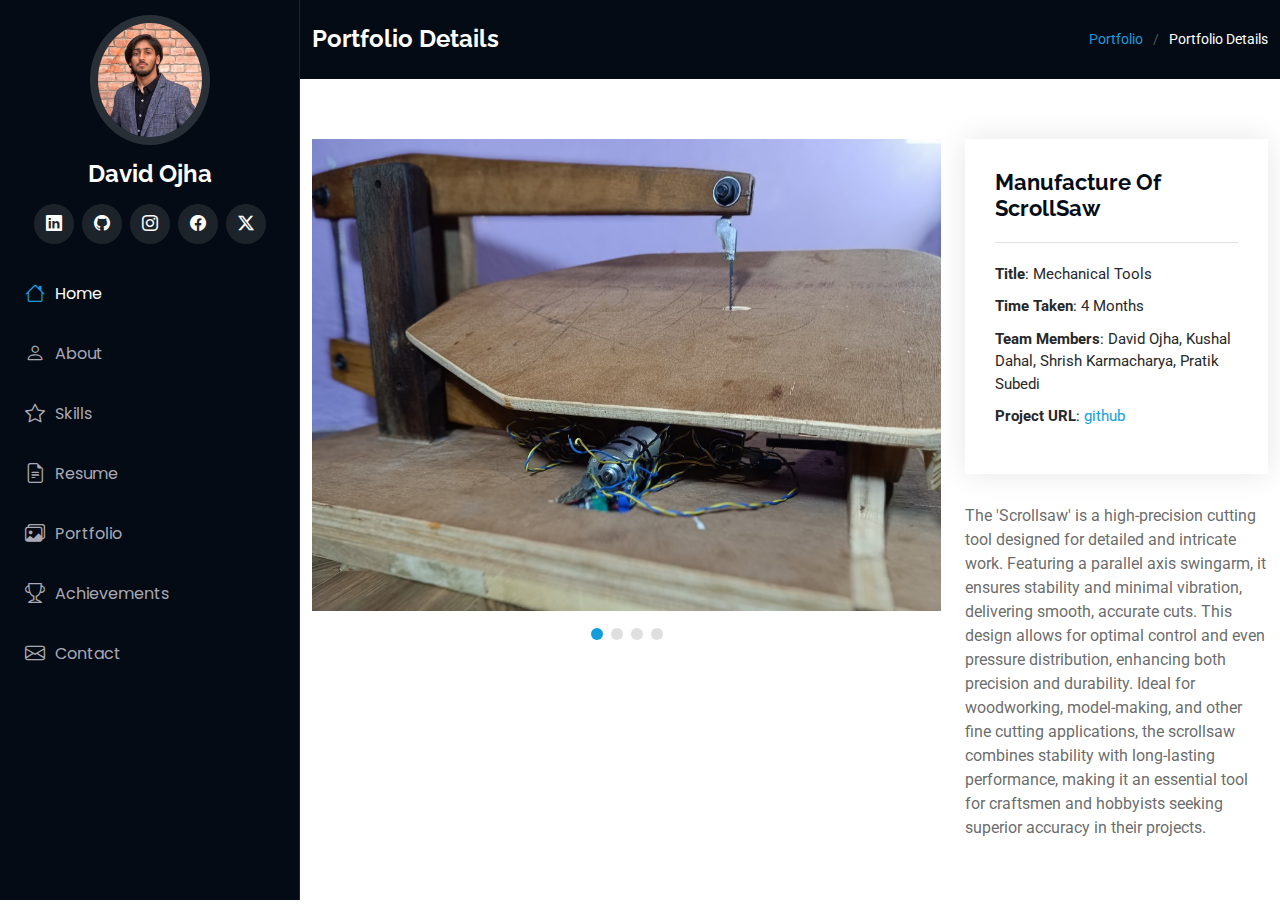
<file: scrollsawdetails.html>
<!DOCTYPE html>
<html lang="en">

<head>
  <meta charset="utf-8">
  <meta content="width=device-width, initial-scale=1.0" name="viewport">
  <title>rakshakbotdetails</title>
  <meta content="" name="description">
  <meta content="" name="keywords">

  <!-- Favicons -->
  <link href="assets/img/favicon.png" rel="icon">
  <link href="assets/img/apple-touch-icon.png" rel="apple-touch-icon">

  <!-- Fonts -->
  <link href="https://fonts.googleapis.com" rel="preconnect">
  <link href="https://fonts.gstatic.com" rel="preconnect" crossorigin>
  <link href="https://fonts.googleapis.com/css2?family=Roboto:ital,wght@0,100;0,300;0,400;0,500;0,700;0,900;1,100;1,300;1,400;1,500;1,700;1,900&family=Poppins:ital,wght@0,100;0,200;0,300;0,400;0,500;0,600;0,700;0,800;0,900;1,100;1,200;1,300;1,400;1,500;1,600;1,700;1,800;1,900&family=Raleway:ital,wght@0,100;0,200;0,300;0,400;0,500;0,600;0,700;0,800;0,900;1,100;1,200;1,300;1,400;1,500;1,600;1,700;1,800;1,900&display=swap" rel="stylesheet">

  <!-- Vendor CSS Files -->
  <link href="assets/vendor/bootstrap/css/bootstrap.min.css" rel="stylesheet">
  <link href="assets/vendor/bootstrap-icons/bootstrap-icons.css" rel="stylesheet">
  <link href="assets/vendor/aos/aos.css" rel="stylesheet">
  <link href="assets/vendor/glightbox/css/glightbox.min.css" rel="stylesheet">
  <link href="assets/vendor/swiper/swiper-bundle.min.css" rel="stylesheet">

  <!-- Main CSS File -->
  <link href="assets/css/main.css" rel="stylesheet">
</head>

<body class="portfolio-details-page">

  <header id="header" class="header dark-background d-flex flex-column">
    <i class="header-toggle d-xl-none bi bi-list"></i>

    <div class="profile-img">
      <img src="assets/img/my-profile-img.jpg" alt="" class="img-fluid rounded-circle">
    </div>

    <a href="index.html" class="logo d-flex align-items-center justify-content-center">
      <!-- Uncomment the line below if you also wish to use an image logo -->
      <!-- <img src="assets/img/logo.png" alt=""> -->
      <h1 class="sitename">David Ojha</h1>
    </a>

    <div class="social-links text-center">
        <a href="https://www.linkedin.com/in/davidojha" class="linkedin"><i class="bi bi-linkedin"></i></a>
        <a href="https://github.com/davidojha" class="github"><i class="bi bi-github"></i></a>
        <a href="https://www.instagram.com/_david.ojha_" class="instagram"><i class="bi bi-instagram"></i></a>
        <a href="https://www.facebook.com/profile.php?id=100080693113505" class="facebook"><i class="bi bi-facebook"></i></a>
        <a href="https://x.com/davidojha_05" class="twitter"><i class="bi bi-twitter-x"></i></a>
    </div>

    <nav id="navmenu" class="navmenu">
      <ul>
        <li><a href="index.html#hero" class="active"><i class="bi bi-house navicon"></i>Home</a></li>
        <li><a href="index.html#about"><i class="bi bi-person navicon"></i> About</a></li>
        <li><a href="index.html#skills"><i class="bi bi-star navicon"></i> Skills</a></li>
        <li><a href="index.html#resume"><i class="bi bi-file-earmark-text navicon"></i> Resume</a></li>
        <li><a href="index.html#portfolio"><i class="bi bi-images navicon"></i> Portfolio</a></li>
        <li><a href="index.html#Achievements"><i class="bi bi-trophy navicon"></i> Achievements</a></li>
        <li><a href="index.html#contact"><i class="bi bi-envelope navicon"></i> Contact</a></li>
      </ul>
    </nav>

  </header>

  <main class="main">

    <!-- Page Title -->
    <div class="page-title dark-background">
      <div class="container d-lg-flex justify-content-between align-items-center">
        <h1 class="mb-2 mb-lg-0">Portfolio Details</h1>
        <nav class="breadcrumbs">
          <ol>
            <li><a href="index.html#portfolio.html">Portfolio</a></li>
            <li class="current">Portfolio Details</li>
          </ol>
        </nav>
      </div>
    </div><!-- End Page Title -->

    <!-- Portfolio Details Section -->
    <section id="portfolio-details" class="portfolio-details section">

      <div class="container" data-aos="fade-up" data-aos-delay="100">

        <div class="row gy-4">

          <div class="col-lg-8">
            <div class="portfolio-details-slider swiper init-swiper">

              <script type="application/json" class="swiper-config">
                {
                  "loop": true,
                  "speed": 600,
                  "autoplay": {
                    "delay": 5000
                  },
                  "slidesPerView": "auto",
                  "pagination": {
                    "el": ".swiper-pagination",
                    "type": "bullets",
                    "clickable": true
                  }
                }
              </script>

              <div class="swiper-wrapper align-items-center">

                <div class="swiper-slide">
                  <img src="portfolio/scrollsaw1.jpg" alt="">
                </div>

                <div class="swiper-slide">
                  <img src="portfolio/portfolioaddphotos/scrollsaw2.jpg" alt="">
                </div>

                <div class="swiper-slide">
                  <img src="portfolio/portfolioaddphotos/scrollsaw3.png" alt="">
                </div>

                <div class="swiper-slide">
                  <img src="portfolio/portfolioaddphotos/scrollsaw4.png" alt="">
                </div>

              </div>
              <div class="swiper-pagination"></div>
            </div>
          </div>

          <div class="col-lg-4">
            <div class="portfolio-info" data-aos="fade-up" data-aos-delay="200">
              <h3>Manufacture Of ScrollSaw</h3>
              <ul>
                <li><strong>Title</strong>: Mechanical Tools</li>
                <li><strong>Time Taken</strong>: 4 Months</li>
                <li><strong>Team Members</strong>: David Ojha, Kushal Dahal, Shrish Karmacharya, Pratik Subedi</li>
                <li><strong>Project URL</strong>: <a href="#">github</a></li>
              </ul>
            </div>
            <div class="portfolio-description" data-aos="fade-up" data-aos-delay="300">
              <p>
                The 'Scrollsaw' is a high-precision cutting tool designed for detailed and intricate work. Featuring a parallel axis swingarm, it ensures stability and minimal vibration, delivering smooth, accurate cuts. This design allows for optimal control and even pressure distribution, enhancing both precision and durability. Ideal for woodworking, model-making, and other fine cutting applications, the scrollsaw combines stability with long-lasting performance, making it an essential tool for craftsmen and hobbyists seeking superior accuracy in their projects.
              </p>
            </div>
          </div>

        </div>

      </div>

    </section><!-- /Portfolio Details Section -->

  </main>


  <!-- Scroll Top -->
  <a href="#" id="scroll-top" class="scroll-top d-flex align-items-center justify-content-center"><i class="bi bi-arrow-up-short"></i></a>

  <!-- Preloader -->
  <div id="preloader"></div>
  <!-- Vendor JS Files -->
  <script src="assets/vendor/bootstrap/js/bootstrap.bundle.min.js"></script>
  <script src="assets/vendor/php-email-form/validate.js"></script>
  <script src="assets/vendor/aos/aos.js"></script>
  <script src="assets/vendor/typed.js/typed.umd.js"></script>
  <script src="assets/vendor/purecounter/purecounter_vanilla.js"></script>
  <script src="assets/vendor/waypoints/noframework.waypoints.js"></script>
  <script src="assets/vendor/glightbox/js/glightbox.min.js"></script>
  <script src="assets/vendor/imagesloaded/imagesloaded.pkgd.min.js"></script>
  <script src="assets/vendor/isotope-layout/isotope.pkgd.min.js"></script>
  <script src="assets/vendor/swiper/swiper-bundle.min.js"></script>

  <!-- Main JS File -->
  <script src="assets/js/main.js"></script>

</body>

</html>
</file>
<file: assets/css/main.css>
/* Fonts */
:root {
  --default-font: "Roboto",  system-ui, -apple-system, "Segoe UI", Roboto, "Helvetica Neue", Arial, "Noto Sans", "Liberation Sans", sans-serif, "Apple Color Emoji", "Segoe UI Emoji", "Segoe UI Symbol", "Noto Color Emoji";
  --heading-font: "Raleway",  sans-serif;
  --nav-font: "Poppins",  sans-serif;
}

/* Global Colors - The following color variables are used throughout the website. Updating them here will change the color scheme of the entire website */
:root { 
  --background-color: #ffffff; /* Background color for the entire website, including individual sections */
  --default-color: #272829; /* Default color used for the majority of the text content across the entire website */
  --heading-color: #050d18; /* Color for headings, subheadings and title throughout the website */
  --accent-color: #149ddd; /* Accent color that represents your brand on the website. It's used for buttons, links, and other elements that need to stand out */
  --surface-color: #ffffff; /* The surface color is used as a background of boxed elements within sections, such as cards, icon boxes, or other elements that require a visual separation from the global background. */
  --contrast-color: #ffffff; /* Contrast color for text, ensuring readability against backgrounds of accent, heading, or default colors. */
}

/* Nav Menu Colors - The following color variables are used specifically for the navigation menu. They are separate from the global colors to allow for more customization options */
:root {
  --nav-color: #a8a9b4;  /* The default color of the main navmenu links */
  --nav-hover-color: #ffffff; /* Applied to main navmenu links when they are hovered over or active */
  --nav-mobile-background-color: #040b14; /* Used as the background color for mobile navigation menu */
  --nav-dropdown-background-color: #040b14; /* Used as the background color for dropdown items that appear when hovering over primary navigation items */
  --nav-dropdown-color: #a8a9b4; /* Used for navigation links of the dropdown items in the navigation menu. */
  --nav-dropdown-hover-color: #ffffff; /* Similar to --nav-hover-color, this color is applied to dropdown navigation links when they are hovered over. */
}

/* Color Presets - These classes override global colors when applied to any section or element, providing reuse of the sam color scheme. */

.light-background {
  --background-color: #f4fafd;
  --surface-color: #ffffff;
}

.dark-background {
  --background-color: #040b14;
  --default-color: #ffffff;
  --heading-color: #ffffff;
  --surface-color: #151f2b;
  --contrast-color: #ffffff;
}

/* Smooth scroll */
:root {
  scroll-behavior: smooth;
}

/*--------------------------------------------------------------
# General Styling & Shared Classes
--------------------------------------------------------------*/
body {
  color: var(--default-color);
  background-color: var(--background-color);
  font-family: var(--default-font);
}

a {
  color: var(--accent-color);
  text-decoration: none;
  transition: 0.3s;
}

a:hover {
  color: color-mix(in srgb, var(--accent-color), transparent 25%);
  text-decoration: none;
}

h1,
h2,
h3,
h4,
h5,
h6 {
  color: var(--heading-color);
  font-family: var(--heading-font);
}

/* PHP Email Form Messages
------------------------------*/
.php-email-form .error-message {
  display: none;
  background: #df1529;
  color: #ffffff;
  text-align: left;
  padding: 15px;
  margin-bottom: 24px;
  font-weight: 600;
}

.php-email-form .sent-message {
  display: none;
  color: #ffffff;
  background: #059652;
  text-align: center;
  padding: 15px;
  margin-bottom: 24px;
  font-weight: 600;
}

.php-email-form .loading {
  display: none;
  background: var(--surface-color);
  text-align: center;
  padding: 15px;
  margin-bottom: 24px;
}

.php-email-form .loading:before {
  content: "";
  display: inline-block;
  border-radius: 50%;
  width: 24px;
  height: 24px;
  margin: 0 10px -6px 0;
  border: 3px solid var(--accent-color);
  border-top-color: var(--surface-color);
  animation: php-email-form-loading 1s linear infinite;
}

@keyframes php-email-form-loading {
  0% {
    transform: rotate(0deg);
  }

  100% {
    transform: rotate(360deg);
  }
}

/*--------------------------------------------------------------
# Global Header
--------------------------------------------------------------*/
.header {
  color: var(--default-color);
  background-color: var(--background-color);
  position: fixed;
  top: 0;
  left: 0;
  bottom: 0;
  padding: 0 15px;
  width: 300px;
  transition: all ease-in-out 0.3s;
  overflow-y: auto;
  z-index: 997;
  border-right: 1px solid color-mix(in srgb, var(--default-color), transparent 90%);
}

.header .profile-img img {
  margin: 15px auto;
  display: block;
  width: 120px;
  border: 8px solid color-mix(in srgb, var(--default-color), transparent 85%);
}

.header .logo {
  line-height: 1;
  margin-bottom: 15px;
}

.header .logo img {
  max-height: 32px;
  margin-right: 8px;
}

.header .logo h1 {
  font-size: 24px;
  margin: 0;
  font-weight: 700;
  color: var(--heading-color);
}

.header .social-links {
  margin: 0 0 20px 0;
}

.header .social-links a {
  font-size: 16px;
  display: inline-flex;
  align-items: center;
  justify-content: center;
  background: color-mix(in srgb, var(--default-color), transparent 90%);
  color: var(--default-color);
  margin: 0 2px;
  border-radius: 50%;
  text-align: center;
  width: 40px;
  height: 40px;
  transition: 0.3s;
}

.header .social-links a:hover {
  color: var(--contrast-color);
  background: var(--accent-color);
}

@media (min-width: 1200px) {

  .header~main,
  .header~#footer {
    margin-left: 300px;
  }
}

@media (max-width: 1199px) {
  .header {
    left: -100%;
  }
}

.header.header-show {
  left: 0;
}

.header .header-toggle {
  color: var(--contrast-color);
  background-color: var(--accent-color);
  font-size: 22px;
  display: flex;
  align-items: center;
  justify-content: center;
  width: 40px;
  height: 40px;
  border-radius: 50%;
  cursor: pointer;
  position: fixed;
  top: 15px;
  right: 15px;
  z-index: 9999;
  transition: background-color 0.3s;
}

.header .header-toggle:hover {
  color: var(--contrast-color);
  background-color: color-mix(in srgb, var(--accent-color) 90%, white 15%);
}

/*--------------------------------------------------------------
# Navigation Menu
--------------------------------------------------------------*/
.mobile-nav-toggle {
  display: none;
}

.navmenu {
  padding: 0;
  z-index: 9997;
}

.navmenu ul {
  list-style: none;
  padding: 0 0 20px 0;
  margin: 0;
}

.navmenu a,
.navmenu a:focus {
  color: var(--nav-color);
  padding: 15px 10px;
  font-family: var(--nav-font);
  font-size: 16px;
  font-weight: 400;
  display: flex;
  align-items: center;
  white-space: nowrap;
  transition: 0.3s;
  width: 100%;
}

.navmenu a .navicon,
.navmenu a:focus .navicon {
  font-size: 20px;
  margin-right: 10px;
}

.navmenu a .toggle-dropdown,
.navmenu a:focus .toggle-dropdown {
  font-size: 12px;
  line-height: 0;
  margin-left: auto;
  width: 30px;
  height: 30px;
  display: flex;
  align-items: center;
  justify-content: center;
  border-radius: 50%;
  transition: 0.3s;
  flex-shrink: 0;
  background-color: color-mix(in srgb, var(--accent-color), transparent 90%);
}

.navmenu a .toggle-dropdown:hover,
.navmenu a:focus .toggle-dropdown:hover {
  background-color: var(--accent-color);
  color: var(--contrast-color);
}

.navmenu a:hover,
.navmenu .active,
.navmenu .active:focus {
  color: var(--nav-hover-color);
}

.navmenu a:hover .navicon,
.navmenu .active .navicon,
.navmenu .active:focus .navicon {
  color: var(--accent-color);
}

.navmenu .active .toggle-dropdown,
.navmenu .active:focus .toggle-dropdown {
  background-color: var(--accent-color);
  color: var(--contrast-color);
  transform: rotate(180deg);
}

.navmenu .dropdown {
  display: block;
}

.navmenu .dropdown a,
.navmenu .dropdown a:focus {
  color: --nav-dropdown-color;
}

.navmenu .dropdown a:hover,
.navmenu .dropdown .active,
.navmenu .dropdown .active:focus {
  color: var(--nav-dropdown-hover-color);
}

.navmenu .dropdown ul {
  position: static;
  display: none;
  z-index: 99;
  padding: 5px 10px;
  margin: 5px 10px;
  background-color: var(--nav-dropdown-background-color);
  border: 1px solid color-mix(in srgb, var(--default-color), transparent 90%);
  box-shadow: none;
  transition: all 0.5s ease-in-out;
}

.navmenu .dropdown ul ul {
  background-color: rgba(33, 37, 41, 0.1);
}

.navmenu .dropdown>.dropdown-active {
  display: block;
  background-color: rgba(33, 37, 41, 0.03);
}

/*--------------------------------------------------------------
# Global Footer
--------------------------------------------------------------*/
.footer {
  color: var(--default-color);
  background-color: var(--background-color);
  font-size: 14px;
  padding: 40px 0;
  position: relative;
  border-top: 1px solid color-mix(in srgb, var(--default-color), transparent 90%);
}

.footer .copyright p {
  margin-bottom: 0;
}

.footer .credits {
  margin-top: 4px;
  font-size: 13px;
  text-align: center;
}

/*--------------------------------------------------------------
# Preloader
--------------------------------------------------------------*/
#preloader {
  position: fixed;
  inset: 0;
  z-index: 999999;
  overflow: hidden;
  background: var(--background-color);
  transition: all 0.6s ease-out;
}

#preloader:before {
  content: "";
  position: fixed;
  top: calc(50% - 30px);
  left: calc(50% - 30px);
  border: 6px solid #ffffff;
  border-color: var(--accent-color) transparent var(--accent-color) transparent;
  border-radius: 50%;
  width: 60px;
  height: 60px;
  animation: animate-preloader 1.5s linear infinite;
}

@keyframes animate-preloader {
  0% {
    transform: rotate(0deg);
  }

  100% {
    transform: rotate(360deg);
  }
}

/*--------------------------------------------------------------
# Scroll Top Button
--------------------------------------------------------------*/
.scroll-top {
  position: fixed;
  visibility: hidden;
  opacity: 0;
  right: 15px;
  bottom: -15px;
  z-index: 99999;
  background-color: var(--accent-color);
  width: 44px;
  height: 44px;
  border-radius: 50px;
  transition: all 0.4s;
}

.scroll-top i {
  font-size: 24px;
  color: var(--contrast-color);
  line-height: 0;
}

.scroll-top:hover {
  background-color: color-mix(in srgb, var(--accent-color), transparent 20%);
  color: var(--contrast-color);
}

.scroll-top.active {
  visibility: visible;
  opacity: 1;
  bottom: 15px;
}

/*--------------------------------------------------------------
# Disable aos animation delay on mobile devices
--------------------------------------------------------------*/
@media screen and (max-width: 768px) {
  [data-aos-delay] {
    transition-delay: 0 !important;
  }
}

/*--------------------------------------------------------------
# Global Page Titles & Breadcrumbs
--------------------------------------------------------------*/
.page-title {
  color: var(--default-color);
  background-color: var(--background-color);
  padding: 25px 0;
  position: relative;
}

.page-title h1 {
  font-size: 24px;
  font-weight: 700;
}

.page-title .breadcrumbs ol {
  display: flex;
  flex-wrap: wrap;
  list-style: none;
  padding: 0;
  margin: 0;
  font-size: 14px;
  font-weight: 400;
}

.page-title .breadcrumbs ol li+li {
  padding-left: 10px;
}

.page-title .breadcrumbs ol li+li::before {
  content: "/";
  display: inline-block;
  padding-right: 10px;
  color: color-mix(in srgb, var(--default-color), transparent 70%);
}

/*--------------------------------------------------------------
# Global Sections
--------------------------------------------------------------*/
section,
.section {
  color: var(--default-color);
  background-color: var(--background-color);
  padding: 60px 0;
  overflow: clip;
}

/*--------------------------------------------------------------
# Global Section Titles
--------------------------------------------------------------*/
.section-title {
  padding-bottom: 60px;
  position: relative;
}

.section-title h2 {
  font-size: 32px;
  font-weight: 700;
  margin-bottom: 20px;
  padding-bottom: 20px;
  position: relative;
}

.section-title h2:after {
  content: "";
  position: absolute;
  display: block;
  width: 50px;
  height: 3px;
  background: var(--accent-color);
  left: 0;
  bottom: 0;
}

.section-title p {
  margin-bottom: 0;
}

/*--------------------------------------------------------------
# Hero Section
--------------------------------------------------------------*/
.hero {
  width: 100%;
  min-height: 100vh;
  position: relative;
  padding: 80px 0;
  display: flex;
  align-items: center;
  justify-content: center;
}

.hero img {
  position: absolute;
  inset: 0;
  display: block;
  width: 100%;
  height: 100%;
  object-fit: cover;
  z-index: 1;
}

.hero:before {
  content: "";
  background: color-mix(in srgb, var(--background-color), transparent 70%);
  position: absolute;
  inset: 0;
  z-index: 2;
}

.hero .container {
  position: relative;
  z-index: 3;
}

.hero h2 {
  margin: 0;
  font-size: 64px;
  font-weight: 700;
}

.hero p {
  margin: 5px 0 0 0;
  font-size: 26px;
}

.hero p span {
  letter-spacing: 1px;
  border-bottom: 2px solid var(--accent-color);
}

.hero .social-links {
  margin-top: 25px;
}

.hero .social-links a {
  font-size: 24px;
  display: inline-block;
  color: color-mix(in srgb, var(--default-color), transparent 50%);
  line-height: 1;
  margin-right: 20px;
  transition: 0.3s;
}

.hero .social-links a:hover {
  color: var(--accent-color);
}

@media (max-width: 768px) {
  .hero h2 {
    font-size: 32px;
  }

  .hero p {
    font-size: 20px;
  }
}

/*--------------------------------------------------------------
# About Section
--------------------------------------------------------------*/
.about .content h2 {
  font-weight: 700;
  font-size: 24px;
}

.about .content ul {
  list-style: none;
  padding: 0;
}

.about .content ul li {
  margin-bottom: 20px;
  display: flex;
  align-items: center;
}

.about .content ul strong {
  margin-right: 10px;
}

.about .content ul i {
  font-size: 16px;
  margin-right: 5px;
  color: var(--accent-color);
  line-height: 0;
}

/*--------------------------------------------------------------
# Stats Section
--------------------------------------------------------------*/
.stats .stats-item {
  padding: 30px;
  width: 100%;
}

.stats .stats-item i {
  color: var(--accent-color);
  display: block;
  font-size: 44px;
  float: left;
  line-height: 0;
}

.stats .stats-item .purecounter {
  color: var(--heading-color);
  font-size: 48px;
  line-height: 40px;
  display: block;
  font-weight: 700;
  margin-left: 60px;
}

.stats .stats-item p {
  color: color-mix(in srgb, var(--default-color), transparent 40%);
  padding: 15px 0 0 0;
  margin: 0 0 0 60px;
  font-family: var(--heading-font);
  font-size: 14px;
}

/*--------------------------------------------------------------
# Skills Section
--------------------------------------------------------------*/
.skills .progress {
  height: 60px;
  display: block;
  background: none;
  border-radius: 0;
}

.skills .progress .skill {
  color: var(--heading-color);
  padding: 0;
  margin: 0 0 6px 0;
  text-transform: uppercase;
  display: block;
  font-weight: 600;
  font-family: var(--heading-font);
}

.skills .progress .skill .val {
  float: right;
  font-style: normal;
}

.skills .progress-bar-wrap {
  background: color-mix(in srgb, var(--default-color), transparent 90%);
  height: 10px;
}

.skills .progress-bar {
  width: 1px;
  height: 10px;
  transition: 0.9s;
  background-color: var(--accent-color);
}

/*--------------------------------------------------------------
# Resume Section
--------------------------------------------------------------*/
.resume .resume-title {
  color: var(--heading-color);
  font-size: 26px;
  font-weight: 700;
  margin-top: 20px;
  margin-bottom: 20px;
}

.resume .resume-item {
  padding: 0 0 20px 20px;
  margin-top: -2px;
  border-left: 2px solid var(--accent-color);
  position: relative;
}

.resume .resume-item h4 {
  line-height: 18px;
  font-size: 18px;
  font-weight: 600;
  text-transform: uppercase;
  color: color-mix(in srgb, var(--default-color), transparent 20%);
  margin-bottom: 10px;
}

.resume .resume-item h5 {
  font-size: 16px;
  padding: 5px 15px;
  display: inline-block;
  font-weight: 600;
  margin-bottom: 10px;
}

.resume .resume-item ul {
  padding-left: 20px;
}

.resume .resume-item ul li {
  padding-bottom: 10px;
}

.resume .resume-item:last-child {
  padding-bottom: 0;
}

.resume .resume-item::before {
  content: "";
  position: absolute;
  width: 16px;
  height: 16px;
  border-radius: 50px;
  left: -9px;
  top: 0;
  background: var(--background-color);
  border: 2px solid var(--accent-color);
}

/*--------------------------------------------------------------
# Portfolio Section
--------------------------------------------------------------*/
.portfolio .portfolio-filters {
  padding: 0;
  margin: 0 auto 20px auto;
  list-style: none;
  text-align: center;
}

.portfolio .portfolio-filters li {
  cursor: pointer;
  display: inline-block;
  padding: 0;
  font-size: 14px;
  font-weight: 400;
  margin: 0 10px;
  line-height: 1;
  text-transform: uppercase;
  margin-bottom: 10px;
  transition: all 0.3s ease-in-out;
}

.portfolio .portfolio-filters li:hover,
.portfolio .portfolio-filters li.filter-active {
  color: var(--accent-color);
}

.portfolio .portfolio-filters li:first-child {
  margin-left: 0;
}

.portfolio .portfolio-filters li:last-child {
  margin-right: 0;
}

@media (max-width: 575px) {
  .portfolio .portfolio-filters li {
    font-size: 14px;
    margin: 0 5px;
  }
}

.portfolio .portfolio-content {
  position: relative;
  overflow: hidden;
}

.portfolio .portfolio-content img {
  transition: 0.3s;
}

.portfolio .portfolio-content .portfolio-info {
  opacity: 0;
  position: absolute;
  inset: 0;
  z-index: 3;
  transition: all ease-in-out 0.3s;
  background: rgba(0, 0, 0, 0.6);
  padding: 15px;
}

.portfolio .portfolio-content .portfolio-info h4 {
  font-size: 14px;
  padding: 5px 10px;
  font-weight: 400;
  color: #ffffff;
  display: inline-block;
  background-color: var(--accent-color);
}

.portfolio .portfolio-content .portfolio-info p {
  position: absolute;
  bottom: 10px;
  text-align: center;
  display: inline-block;
  left: 0;
  right: 0;
  font-size: 16px;
  font-weight: 600;
  color: rgba(255, 255, 255, 0.8);
}

.portfolio .portfolio-content .portfolio-info .preview-link,
.portfolio .portfolio-content .portfolio-info .details-link {
  position: absolute;
  left: calc(50% - 40px);
  font-size: 26px;
  top: calc(50% - 14px);
  color: #fff;
  transition: 0.3s;
  line-height: 1.2;
}

.portfolio .portfolio-content .portfolio-info .preview-link:hover,
.portfolio .portfolio-content .portfolio-info .details-link:hover {
  color: var(--accent-color);
}

.portfolio .portfolio-content .portfolio-info .details-link {
  left: 50%;
  font-size: 34px;
  line-height: 0;
}

.portfolio .portfolio-content:hover .portfolio-info {
  opacity: 1;
}

.portfolio .portfolio-content:hover img {
  transform: scale(1.1);
}

/*--------------------------------------------------------------

# Contact Section
--------------------------------------------------------------*/
.contact .info-wrap {
  background-color: var(--surface-color);
  box-shadow: 0px 0px 20px rgba(0, 0, 0, 0.1);
  padding: 30px;
}

@media (max-width: 575px) {
  .contact .info-wrap {
    padding: 20px;
  }
}

.contact .info-item {
  margin-bottom: 40px;
}

.contact .info-item i {
  font-size: 20px;
  color: var(--accent-color);
  background: color-mix(in srgb, var(--accent-color), transparent 92%);
  width: 44px;
  height: 44px;
  display: flex;
  justify-content: center;
  align-items: center;
  border-radius: 50px;
  transition: all 0.3s ease-in-out;
  margin-right: 15px;
}

.contact .info-item h3 {
  padding: 0;
  font-size: 18px;
  font-weight: 700;
  margin-bottom: 5px;
}

.contact .info-item p {
  padding: 0;
  margin-bottom: 0;
  font-size: 14px;
}

.contact .info-item:hover i {
  background: var(--accent-color);
  color: var(--contrast-color);
}

.contact .php-email-form {
  background-color: var(--surface-color);
  height: 100%;
  padding: 30px;
  box-shadow: 0px 0px 20px rgba(0, 0, 0, 0.1);
}

@media (max-width: 575px) {
  .contact .php-email-form {
    padding: 20px;
  }
}

.contact .php-email-form input[type=text],
.contact .php-email-form input[type=email],
.contact .php-email-form textarea {
  font-size: 14px;
  padding: 10px 15px;
  box-shadow: none;
  border-radius: 0;
  color: var(--default-color);
  background-color: var(--surface-color);
  border-color: color-mix(in srgb, var(--default-color), transparent 80%);
}

.contact .php-email-form input[type=text]:focus,
.contact .php-email-form input[type=email]:focus,
.contact .php-email-form textarea:focus {
  border-color: var(--accent-color);
}

.contact .php-email-form input[type=text]::placeholder,
.contact .php-email-form input[type=email]::placeholder,
.contact .php-email-form textarea::placeholder {
  color: color-mix(in srgb, var(--default-color), transparent 70%);
}

.contact .php-email-form button[type=submit] {
  color: var(--contrast-color);
  background: var(--accent-color);
  border: 0;
  padding: 10px 30px;
  transition: 0.4s;
  border-radius: 50px;
}

.contact .php-email-form button[type=submit]:hover {
  background: color-mix(in srgb, var(--accent-color), transparent 25%);
}

/*--------------------------------------------------------------
# Portfolio Details Section
--------------------------------------------------------------*/
.portfolio-details .portfolio-details-slider img {
  width: 100%;
}

.portfolio-details .portfolio-details-slider .swiper-pagination {
  margin-top: 20px;
  position: relative;
}

.portfolio-details .portfolio-details-slider .swiper-pagination .swiper-pagination-bullet {
  width: 12px;
  height: 12px;
  background-color: color-mix(in srgb, var(--default-color), transparent 85%);
  opacity: 1;
}

.portfolio-details .portfolio-details-slider .swiper-pagination .swiper-pagination-bullet-active {
  background-color: var(--accent-color);
}

.portfolio-details .portfolio-info {
  padding: 30px;
  box-shadow: 0px 0 30px rgba(0, 0, 0, 0.1);
}

.portfolio-details .portfolio-info h3 {
  font-size: 22px;
  font-weight: 700;
  margin-bottom: 20px;
  padding-bottom: 20px;
  border-bottom: 1px solid color-mix(in srgb, var(--default-color), transparent 85%);
}

.portfolio-details .portfolio-info ul {
  list-style: none;
  padding: 0;
  font-size: 15px;
}

.portfolio-details .portfolio-info ul li+li {
  margin-top: 10px;
}

.portfolio-details .portfolio-description {
  padding-top: 30px;
}

.portfolio-details .portfolio-description h2 {
  font-size: 26px;
  font-weight: 700;
  margin-bottom: 20px;
}

.portfolio-details .portfolio-description p {
  padding: 0;
  color: color-mix(in srgb, var(--default-color), transparent 30%);
}

/*--------------------------------------------------------------
# Service Details Section
--------------------------------------------------------------*/
.service-details .services-list {
  padding: 10px 30px;
  border: 1px solid color-mix(in srgb, var(--default-color), transparent 90%);
  margin-bottom: 20px;
}

.service-details .services-list a {
  display: block;
  line-height: 1;
  padding: 8px 0 8px 15px;
  border-left: 3px solid color-mix(in srgb, var(--default-color), transparent 70%);
  margin: 20px 0;
  color: color-mix(in srgb, var(--default-color), transparent 20%);
  transition: 0.3s;
}

.service-details .services-list a.active {
  color: var(--heading-color);
  font-weight: 700;
  border-color: var(--accent-color);
}

.service-details .services-list a:hover {
  border-color: var(--accent-color);
}

.service-details .services-img {
  margin-bottom: 20px;
}

.service-details h3 {
  font-size: 26px;
  font-weight: 700;
}

.service-details h4 {
  font-size: 20px;
  font-weight: 700;
}

.service-details p {
  font-size: 15px;
}

.service-details ul {
  list-style: none;
  padding: 0;
  font-size: 15px;
}

.service-details ul li {
  padding: 5px 0;
  display: flex;
  align-items: center;
}

.service-details ul i {
  font-size: 20px;
  margin-right: 8px;
  color: var(--accent-color);
}

/*--------------------------------------------------------------
# Starter Section Section
--------------------------------------------------------------*/
.starter-section {
  background-color: var(--primary-color);
  /* Add your styles here */
}
</file>
